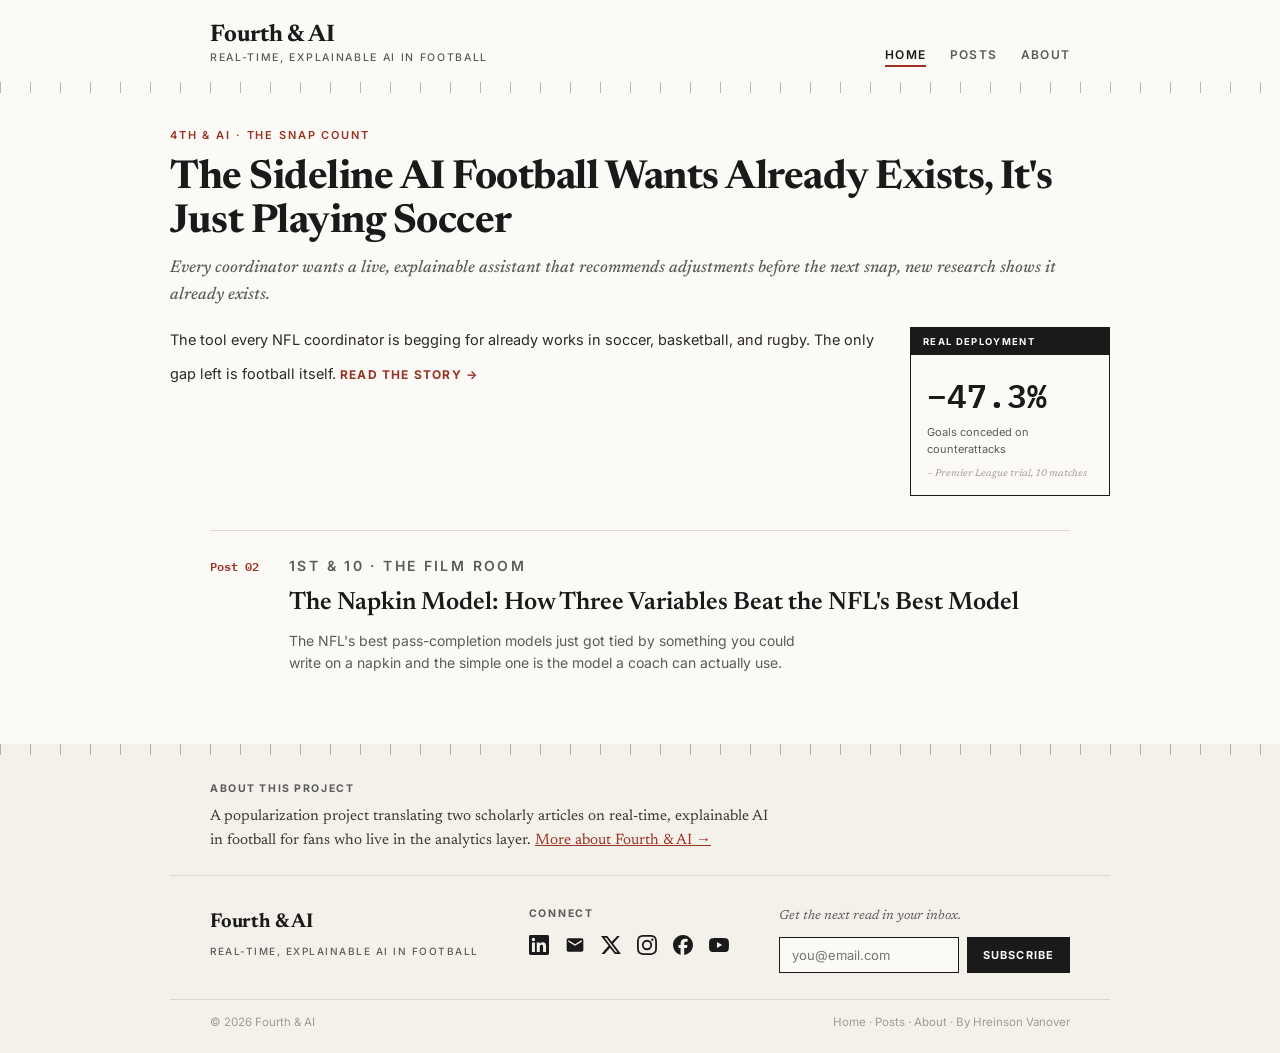
<file: index.html>
<!DOCTYPE html>
<html lang="en">
<head>
  <meta charset="UTF-8">
  <meta name="viewport" content="width=device-width, initial-scale=1">
  <title>Fourth &amp; AI — Real-time, explainable AI in football</title>
  <meta name="description" content="A popularization project translating scholarly research on real-time, explainable AI in American football for fans who live in the analytics layer.">

  <link rel="preconnect" href="https://fonts.googleapis.com">
  <link rel="preconnect" href="https://fonts.gstatic.com" crossorigin>
  <link rel="stylesheet" href="https://fonts.googleapis.com/css2?family=Newsreader:ital,opsz,wght@0,6..72,500;0,6..72,600;0,6..72,700;1,6..72,500;1,6..72,600&family=Inter:wght@400;500;600;700&family=IBM+Plex+Mono:wght@500;600&display=swap">
  <link rel="stylesheet" href="assets/css/styles.css">
</head>
<body>
  <a class="skip-link" href="#main">Skip to content</a>

  <header class="site-header">
    <div class="container">
      <nav class="nav" aria-label="Primary">
        <a class="brand" href="index.html">
          Fourth&nbsp;&amp;&nbsp;AI
          <small>Real-time, explainable AI in football</small>
        </a>
        <ul class="nav-links">
          <li><a href="index.html" aria-current="page">Home</a></li>
          <li><a href="posts.html">Posts</a></li>
          <li><a href="about.html">About</a></li>
        </ul>
      </nav>
    </div>
  </header>
  <div class="yard-line" aria-hidden="true"></div>

  <main class="site-main" id="main">

    <!-- ===== Featured lead = Post 1 ===== -->
    <article class="container hero">
      <p class="kicker">4th &amp; AI &middot; The Snap Count</p>
      <h1 class="headline">
        <a href="posts/play-prediction.html">The Sideline AI Football Wants Already Exists, It's Just Playing Soccer</a>
      </h1>
      <p class="dek">
        Every coordinator wants a live, explainable assistant that recommends adjustments before the next snap, new research shows it already exists.
      </p>
      <div class="hero__row">
        <div class="hero__copy">
          The tool every NFL coordinator is begging for already works in soccer, basketball, and rugby. The only gap left is football itself.
          <a class="read-link" href="posts/play-prediction.html">Read the story →</a>
        </div>
        <aside class="stat-card" aria-label="Key statistic">
          <div class="stat-card__tag">Real deployment</div>
          <div class="stat-card__num">−47.3%</div>
          <div class="stat-card__label">Goals conceded on counterattacks</div>
          <div class="stat-card__src">— Premier League trial, 10 matches</div>
        </aside>
      </div>
    </article>

    <!-- ===== Second story = Post 2 ===== -->
    <section class="container" aria-label="More posts">
      <div class="second-story">
        <div class="second-story__no">Post&nbsp;02</div>
        <div>
          <p class="kicker">1st &amp; 10 &middot; The Film Room</p>
          <h2 class="second-story__title">
            <a href="posts/explainable-ai.html">The Napkin Model: How Three Variables Beat the NFL's Best Model</a>
          </h2>
          <p>
            The NFL's best pass-completion models just got tied by something you could write on a napkin and the simple one is the model a coach can actually use.
          </p>
        </div>
      </div>
    </section>

  </main>

  <footer class="site-footer">
    <div class="site-footer__yard" aria-hidden="true"></div>
    <div class="container site-footer__about">
      <p class="site-footer__about-label">About this project</p>
      <p>A popularization project translating two scholarly articles on real-time, explainable AI in football for fans who live in the analytics layer. <a href="about.html">More about Fourth &amp; AI →</a></p>
    </div>
    <div class="container site-footer__grid">
      <div class="site-footer__brand">
        <span class="site-footer__name">Fourth &amp; AI</span>
        <span class="site-footer__tag">Real-time, explainable AI in football</span>
      </div>
      <div class="connect">
        <p class="connect__label">Connect</p>
        <div class="connect__icons">
          <a class="connect__icon" href="https://www.linkedin.com/in/hreinsonvanover/" target="_blank" rel="noopener" aria-label="LinkedIn"><svg viewBox="0 0 24 24"><path d="M20.447 20.452h-3.554v-5.569c0-1.328-.027-3.037-1.852-3.037-1.853 0-2.136 1.445-2.136 2.939v5.667H9.351V9h3.414v1.561h.046c.477-.9 1.637-1.85 3.37-1.85 3.601 0 4.267 2.37 4.267 5.455v6.286zM5.337 7.433a2.062 2.062 0 0 1-2.063-2.065 2.064 2.064 0 1 1 2.063 2.065zm1.782 13.019H3.555V9h3.564v11.452zM22.225 0H1.771C.792 0 0 .774 0 1.729v20.542C0 23.227.792 24 1.771 24h20.451C23.2 24 24 23.227 24 22.271V1.729C24 .774 23.2 0 22.222 0h.003z"/></svg></a>
          <a class="connect__icon" href="mailto:hvanover@sandiego.edu" aria-label="Email"><svg viewBox="0 0 24 24"><path d="M20 4H4c-1.1 0-2 .9-2 2v12c0 1.1.9 2 2 2h16c1.1 0 2-.9 2-2V6c0-1.1-.9-2-2-2zm0 4-8 5-8-5V6l8 5 8-5v2z"/></svg></a>
          <span class="connect__icon connect__icon--dead" aria-hidden="true"><svg viewBox="0 0 24 24"><path d="M18.901 1.153h3.68l-8.04 9.19L24 22.846h-7.406l-5.8-7.584-6.638 7.584H.474l8.6-9.83L0 1.154h7.594l5.243 6.932 6.591-6.933zm-1.291 19.494h2.039L6.486 3.24H4.298z"/></svg></span>
          <span class="connect__icon connect__icon--dead" aria-hidden="true"><svg viewBox="0 0 24 24"><path d="M12 2.163c3.204 0 3.584.012 4.85.07 3.252.148 4.771 1.691 4.919 4.919.058 1.265.069 1.645.069 4.849 0 3.205-.012 3.584-.069 4.849-.149 3.225-1.664 4.771-4.919 4.919-1.266.058-1.644.07-4.85.07-3.204 0-3.584-.012-4.849-.07-3.26-.149-4.771-1.699-4.919-4.92-.058-1.265-.07-1.644-.07-4.849 0-3.204.013-3.583.07-4.849.149-3.227 1.664-4.771 4.919-4.919 1.266-.057 1.645-.069 4.849-.069zM12 0C8.741 0 8.333.014 7.053.072 2.695.272.273 2.69.073 7.052.014 8.333 0 8.741 0 12c0 3.259.014 3.668.072 4.948.2 4.358 2.618 6.78 6.98 6.98C8.333 23.986 8.741 24 12 24c3.259 0 3.668-.014 4.948-.072 4.354-.2 6.782-2.618 6.979-6.98.059-1.28.073-1.689.073-4.948 0-3.259-.014-3.667-.072-4.947-.196-4.354-2.617-6.78-6.979-6.98C15.668.014 15.259 0 12 0zm0 5.838a6.162 6.162 0 1 0 0 12.324 6.162 6.162 0 0 0 0-12.324zM12 16a4 4 0 1 1 0-8 4 4 0 0 1 0 8zm6.406-11.845a1.44 1.44 0 1 0 0 2.881 1.44 1.44 0 0 0 0-2.881z"/></svg></span>
          <span class="connect__icon connect__icon--dead" aria-hidden="true"><svg viewBox="0 0 24 24"><path d="M9.101 23.691v-7.98H6.627v-3.667h2.474v-1.58c0-4.085 1.848-5.978 5.858-5.978.401 0 .955.042 1.468.103a8.68 8.68 0 0 1 1.141.195v3.325a8.623 8.623 0 0 0-.653-.036 26.805 26.805 0 0 0-.733-.009c-.707 0-1.259.096-1.675.309a1.686 1.686 0 0 0-.679.622c-.258.42-.374.995-.374 1.752v1.297h3.919l-.386 2.103-.287 1.564h-3.246v8.245C19.396 23.238 24 18.179 24 12.044c0-6.628-5.373-12.001-12-12.001S0 5.416 0 12.044c0 5.628 3.874 10.35 9.101 11.647z"/></svg></span>
          <span class="connect__icon connect__icon--dead" aria-hidden="true"><svg viewBox="0 0 24 24"><path d="M23.498 6.186a3.016 3.016 0 0 0-2.122-2.136C19.505 3.545 12 3.545 12 3.545s-7.505 0-9.377.505A3.017 3.017 0 0 0 .502 6.186C0 8.07 0 12 0 12s0 3.93.502 5.814a3.016 3.016 0 0 0 2.122 2.136c1.871.505 9.376.505 9.376.505s7.505 0 9.377-.505a3.015 3.015 0 0 0 2.122-2.136C24 15.93 24 12 24 12s0-3.93-.502-5.814zM9.545 15.568V8.432L15.818 12l-6.273 3.568z"/></svg></span>
        </div>
      </div>
      <div class="subscribe">
        <label class="subscribe__label" for="sub-footer">Get the next read in your inbox.</label>
        <form class="subscribe__form" onsubmit="return false">
          <input class="subscribe__input" id="sub-footer" type="email" placeholder="you@email.com" aria-label="Email address">
          <button class="subscribe__btn" type="button">Subscribe</button>
        </form>
      </div>
    </div>
    <div class="container site-footer__base">
      <span>© 2026 Fourth &amp; AI</span>
      <span class="site-footer__nav">
        <a href="index.html">Home</a> · <a href="posts.html">Posts</a> · <a href="about.html">About</a> · By Hreinson Vanover
      </span>
    </div>
  </footer>
</body>
</html>
</file>
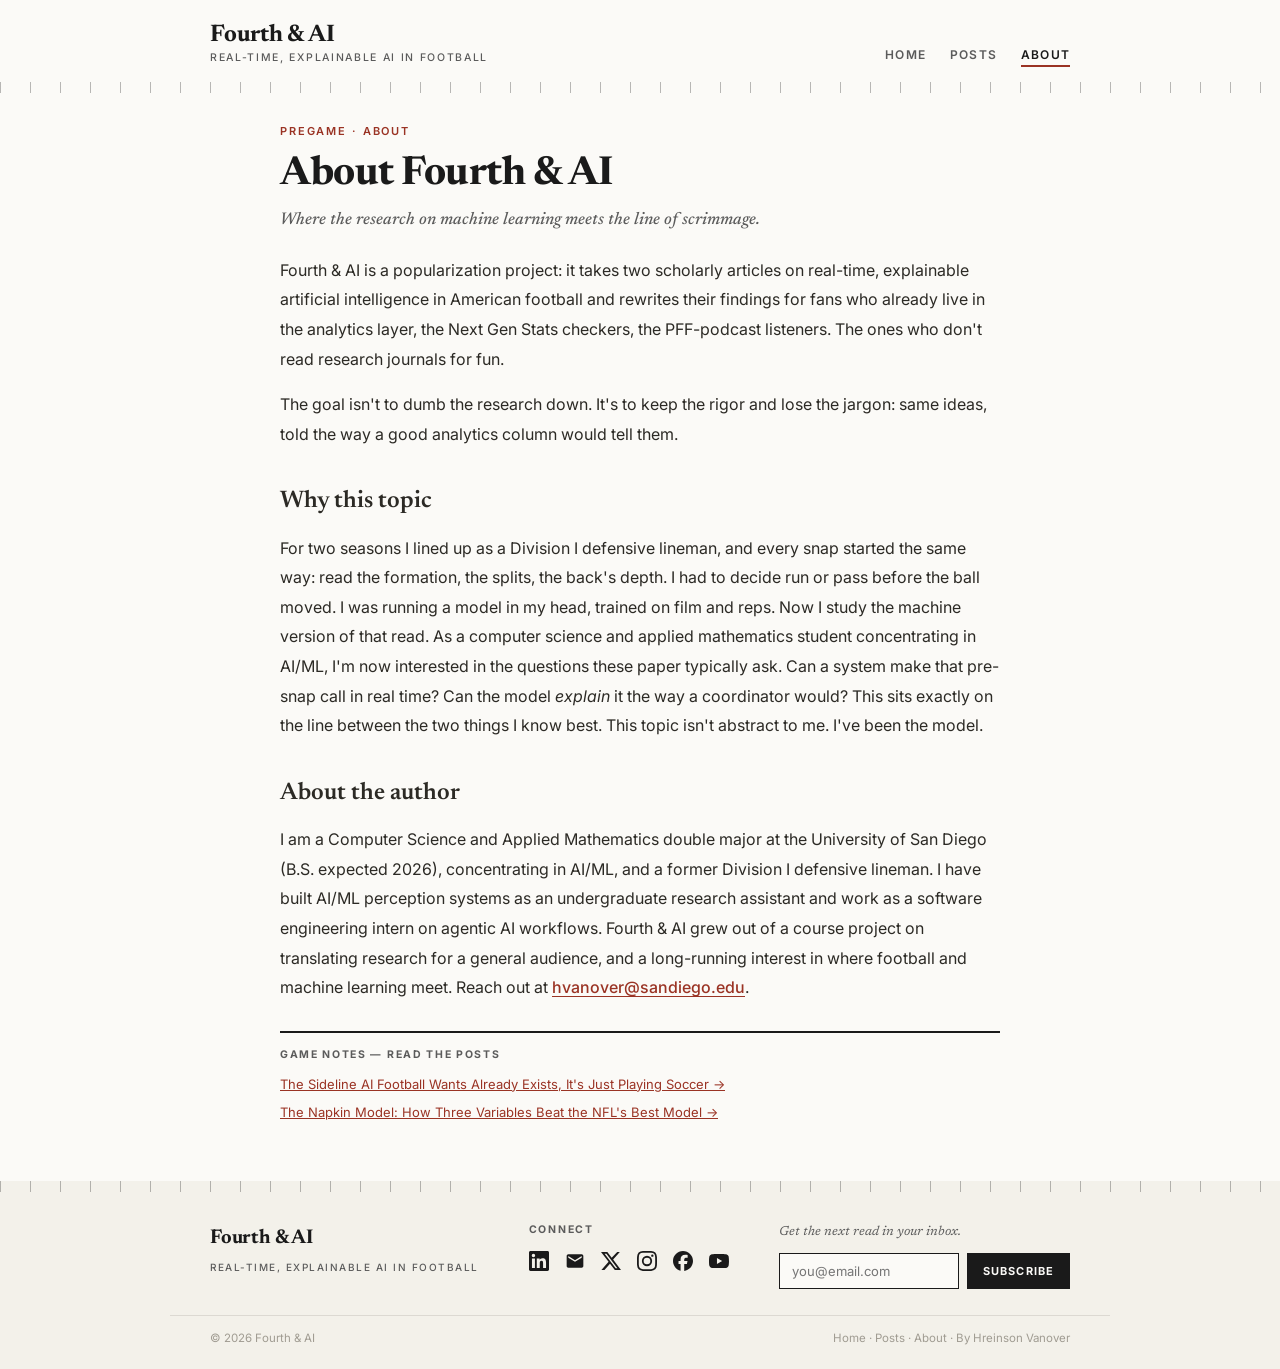
<file: about.html>
<!DOCTYPE html>
<html lang="en">
<head>
  <meta charset="UTF-8">
  <meta name="viewport" content="width=device-width, initial-scale=1">
  <title>About — Fourth &amp; AI</title>
  <meta name="description" content="About Fourth & AI: a popularization project on real-time, explainable AI in American football.">

  <link rel="preconnect" href="https://fonts.googleapis.com">
  <link rel="preconnect" href="https://fonts.gstatic.com" crossorigin>
  <link rel="stylesheet" href="https://fonts.googleapis.com/css2?family=Newsreader:ital,opsz,wght@0,6..72,500;0,6..72,600;0,6..72,700;1,6..72,500;1,6..72,600&family=Inter:wght@400;500;600;700&family=IBM+Plex+Mono:wght@500;600&display=swap">
  <link rel="stylesheet" href="assets/css/styles.css">
</head>
<body>
  <a class="skip-link" href="#main">Skip to content</a>

  <header class="site-header">
    <div class="container">
      <nav class="nav" aria-label="Primary">
        <a class="brand" href="index.html">
          Fourth&nbsp;&amp;&nbsp;AI
          <small>Real-time, explainable AI in football</small>
        </a>
        <ul class="nav-links">
          <li><a href="index.html">Home</a></li>
          <li><a href="posts.html">Posts</a></li>
          <li><a href="about.html" aria-current="page">About</a></li>
        </ul>
      </nav>
    </div>
  </header>
  <div class="yard-line" aria-hidden="true"></div>

  <main class="site-main" id="main">
    <article class="container container--read article">
      <p class="kicker">Pregame · About</p>
      <h1 class="headline">About Fourth &amp; AI</h1>
      <p class="dek">Where the research on machine learning meets the line of scrimmage.</p>

      <div class="prose">
        <!-- INSERT: project description — what this blog is and why it exists -->
        <p>Fourth &amp; AI is a popularization project: it takes two scholarly articles
        on real-time, explainable artificial intelligence in American football and
        rewrites their findings for fans who already live in the analytics layer,
        the Next Gen Stats checkers, the PFF-podcast listeners. The ones who don't read
        research journals for fun.</p>

        <p>The goal isn't to dumb the research down. It's to keep the rigor and lose
        the jargon: same ideas, told the way a good analytics column would tell them.</p>

        <h2>Why this topic</h2>
        <p>For two seasons I lined up as a Division I defensive lineman, and every
        snap started the same way: read the formation, the splits, the back's depth.
        I had to decide run or pass before the ball moved. I was running a model in my
        head, trained on film and reps. Now I study the machine version of that
        read. As a computer science and applied mathematics student concentrating
        in AI/ML, I'm now interested in the questions these paper typically ask. Can a system make that pre-snap
        call in real time? Can the model <em>explain</em> it the way a coordinator would?
        This sits exactly on the line between the two things I know best. This topic
        isn't abstract to me. I've been the model.</p>

        <h2>About the author</h2>
        <p>I am a Computer Science and Applied Mathematics double
        major at the University of San Diego (B.S. expected 2026), concentrating in
        AI/ML, and a former Division I defensive lineman. I have built AI/ML
        perception systems as an undergraduate research assistant and work as a
        software engineering intern on agentic AI workflows. Fourth &amp; AI grew
        out of a course project on translating research for a general audience, 
        and a long-running interest in where football and machine learning meet.
        Reach out at <a href="mailto:hvanover@sandiego.edu">hvanover@sandiego.edu</a>.</p>
      </div>

      <section class="sources" aria-label="Read the posts">
        <p class="sources__label">Game Notes — Read the posts</p>
        <p class="sources__item">
          <a href="posts/play-prediction.html">The Sideline AI Football Wants Already Exists, It's Just Playing Soccer →</a>
        </p>
        <p class="sources__item">
          <a href="posts/explainable-ai.html">The Napkin Model: How Three Variables Beat the NFL's Best Model →</a>
        </p>
      </section>
    </article>
  </main>

  <footer class="site-footer">
    <div class="site-footer__yard" aria-hidden="true"></div>
    <div class="container site-footer__grid">
      <div class="site-footer__brand">
        <span class="site-footer__name">Fourth &amp; AI</span>
        <span class="site-footer__tag">Real-time, explainable AI in football</span>
      </div>
      <div class="connect">
        <p class="connect__label">Connect</p>
        <div class="connect__icons">
          <a class="connect__icon" href="https://www.linkedin.com/in/hreinsonvanover/" target="_blank" rel="noopener" aria-label="LinkedIn"><svg viewBox="0 0 24 24"><path d="M20.447 20.452h-3.554v-5.569c0-1.328-.027-3.037-1.852-3.037-1.853 0-2.136 1.445-2.136 2.939v5.667H9.351V9h3.414v1.561h.046c.477-.9 1.637-1.85 3.37-1.85 3.601 0 4.267 2.37 4.267 5.455v6.286zM5.337 7.433a2.062 2.062 0 0 1-2.063-2.065 2.064 2.064 0 1 1 2.063 2.065zm1.782 13.019H3.555V9h3.564v11.452zM22.225 0H1.771C.792 0 0 .774 0 1.729v20.542C0 23.227.792 24 1.771 24h20.451C23.2 24 24 23.227 24 22.271V1.729C24 .774 23.2 0 22.222 0h.003z"/></svg></a>
          <a class="connect__icon" href="mailto:hvanover@sandiego.edu" aria-label="Email"><svg viewBox="0 0 24 24"><path d="M20 4H4c-1.1 0-2 .9-2 2v12c0 1.1.9 2 2 2h16c1.1 0 2-.9 2-2V6c0-1.1-.9-2-2-2zm0 4-8 5-8-5V6l8 5 8-5v2z"/></svg></a>
          <span class="connect__icon connect__icon--dead" aria-hidden="true"><svg viewBox="0 0 24 24"><path d="M18.901 1.153h3.68l-8.04 9.19L24 22.846h-7.406l-5.8-7.584-6.638 7.584H.474l8.6-9.83L0 1.154h7.594l5.243 6.932 6.591-6.933zm-1.291 19.494h2.039L6.486 3.24H4.298z"/></svg></span>
          <span class="connect__icon connect__icon--dead" aria-hidden="true"><svg viewBox="0 0 24 24"><path d="M12 2.163c3.204 0 3.584.012 4.85.07 3.252.148 4.771 1.691 4.919 4.919.058 1.265.069 1.645.069 4.849 0 3.205-.012 3.584-.069 4.849-.149 3.225-1.664 4.771-4.919 4.919-1.266.058-1.644.07-4.85.07-3.204 0-3.584-.012-4.849-.07-3.26-.149-4.771-1.699-4.919-4.92-.058-1.265-.07-1.644-.07-4.849 0-3.204.013-3.583.07-4.849.149-3.227 1.664-4.771 4.919-4.919 1.266-.057 1.645-.069 4.849-.069zM12 0C8.741 0 8.333.014 7.053.072 2.695.272.273 2.69.073 7.052.014 8.333 0 8.741 0 12c0 3.259.014 3.668.072 4.948.2 4.358 2.618 6.78 6.98 6.98C8.333 23.986 8.741 24 12 24c3.259 0 3.668-.014 4.948-.072 4.354-.2 6.782-2.618 6.979-6.98.059-1.28.073-1.689.073-4.948 0-3.259-.014-3.667-.072-4.947-.196-4.354-2.617-6.78-6.979-6.98C15.668.014 15.259 0 12 0zm0 5.838a6.162 6.162 0 1 0 0 12.324 6.162 6.162 0 0 0 0-12.324zM12 16a4 4 0 1 1 0-8 4 4 0 0 1 0 8zm6.406-11.845a1.44 1.44 0 1 0 0 2.881 1.44 1.44 0 0 0 0-2.881z"/></svg></span>
          <span class="connect__icon connect__icon--dead" aria-hidden="true"><svg viewBox="0 0 24 24"><path d="M9.101 23.691v-7.98H6.627v-3.667h2.474v-1.58c0-4.085 1.848-5.978 5.858-5.978.401 0 .955.042 1.468.103a8.68 8.68 0 0 1 1.141.195v3.325a8.623 8.623 0 0 0-.653-.036 26.805 26.805 0 0 0-.733-.009c-.707 0-1.259.096-1.675.309a1.686 1.686 0 0 0-.679.622c-.258.42-.374.995-.374 1.752v1.297h3.919l-.386 2.103-.287 1.564h-3.246v8.245C19.396 23.238 24 18.179 24 12.044c0-6.628-5.373-12.001-12-12.001S0 5.416 0 12.044c0 5.628 3.874 10.35 9.101 11.647z"/></svg></span>
          <span class="connect__icon connect__icon--dead" aria-hidden="true"><svg viewBox="0 0 24 24"><path d="M23.498 6.186a3.016 3.016 0 0 0-2.122-2.136C19.505 3.545 12 3.545 12 3.545s-7.505 0-9.377.505A3.017 3.017 0 0 0 .502 6.186C0 8.07 0 12 0 12s0 3.93.502 5.814a3.016 3.016 0 0 0 2.122 2.136c1.871.505 9.376.505 9.376.505s7.505 0 9.377-.505a3.015 3.015 0 0 0 2.122-2.136C24 15.93 24 12 24 12s0-3.93-.502-5.814zM9.545 15.568V8.432L15.818 12l-6.273 3.568z"/></svg></span>
        </div>
      </div>
      <div class="subscribe">
        <label class="subscribe__label" for="sub-footer">Get the next read in your inbox.</label>
        <form class="subscribe__form" onsubmit="return false">
          <input class="subscribe__input" id="sub-footer" type="email" placeholder="you@email.com" aria-label="Email address">
          <button class="subscribe__btn" type="button">Subscribe</button>
        </form>
      </div>
    </div>
    <div class="container site-footer__base">
      <span>© 2026 Fourth &amp; AI</span>
      <span class="site-footer__nav">
        <a href="index.html">Home</a> · <a href="posts.html">Posts</a> · <a href="about.html">About</a> · By Hreinson Vanover
      </span>
    </div>
  </footer>
</body>
</html>
</file>
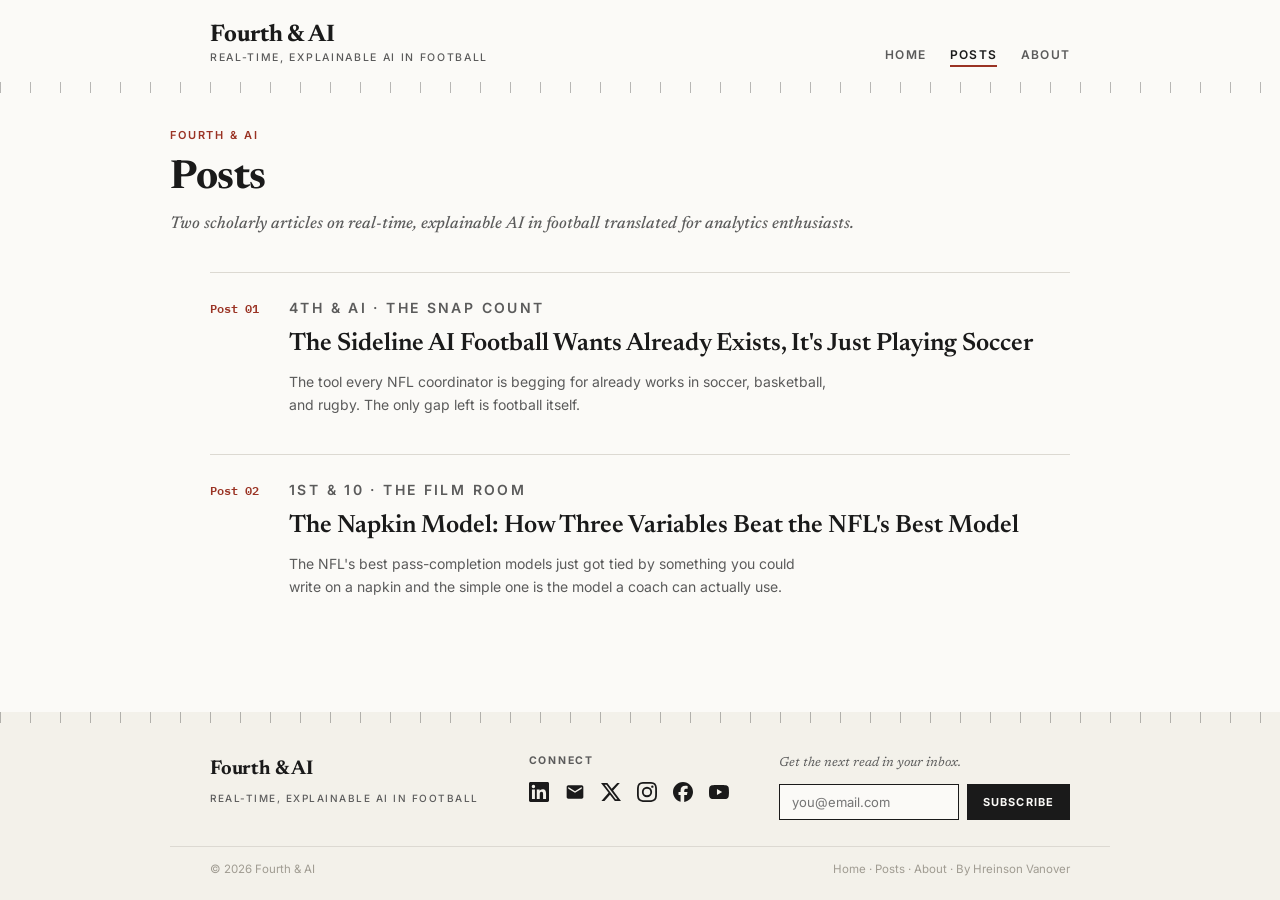
<file: posts.html>
<!DOCTYPE html>
<html lang="en">
<head>
  <meta charset="UTF-8">
  <meta name="viewport" content="width=device-width, initial-scale=1">
  <title>Posts — Fourth &amp; AI</title>
  <meta name="description" content="Every Fourth & AI post: plain-language takes on real-time, explainable AI in football, drawn from the scholarly research.">

  <link rel="preconnect" href="https://fonts.googleapis.com">
  <link rel="preconnect" href="https://fonts.gstatic.com" crossorigin>
  <link rel="stylesheet" href="https://fonts.googleapis.com/css2?family=Newsreader:ital,opsz,wght@0,6..72,500;0,6..72,600;0,6..72,700;1,6..72,500;1,6..72,600&family=Inter:wght@400;500;600;700&family=IBM+Plex+Mono:wght@500;600&display=swap">
  <link rel="stylesheet" href="assets/css/styles.css">
</head>
<body>
  <a class="skip-link" href="#main">Skip to content</a>

  <header class="site-header">
    <div class="container">
      <nav class="nav" aria-label="Primary">
        <a class="brand" href="index.html">
          Fourth&nbsp;&amp;&nbsp;AI
          <small>Real-time, explainable AI in football</small>
        </a>
        <ul class="nav-links">
          <li><a href="index.html">Home</a></li>
          <li><a href="posts.html" aria-current="page">Posts</a></li>
          <li><a href="about.html">About</a></li>
        </ul>
      </nav>
    </div>
  </header>
  <div class="yard-line" aria-hidden="true"></div>

  <main class="site-main" id="main">
    <section class="container hero" aria-label="Posts">
      <p class="kicker">Fourth &amp; AI</p>
      <h1 class="headline">Posts</h1>
      <p class="dek">Two scholarly articles on real-time, explainable AI in football translated for analytics enthusiasts.</p>
    </section>

    <section class="container" aria-label="All posts">
      <div class="second-story">
        <div class="second-story__no">Post&nbsp;01</div>
        <div>
          <p class="kicker">4th &amp; AI &middot; The Snap Count</p>
          <h2 class="second-story__title">
            <a href="posts/play-prediction.html">The Sideline AI Football Wants Already Exists, It's Just Playing Soccer</a>
          </h2>
          <p>
            The tool every NFL coordinator is begging for already works in soccer, basketball, and rugby. The only gap left is football itself.
          </p>
        </div>
      </div>
      <div class="second-story">
        <div class="second-story__no">Post&nbsp;02</div>
        <div>
          <p class="kicker">1st &amp; 10 &middot; The Film Room</p>
          <h2 class="second-story__title">
            <a href="posts/explainable-ai.html">The Napkin Model: How Three Variables Beat the NFL's Best Model</a>
          </h2>
          <p>
            The NFL's best pass-completion models just got tied by something you could write on a napkin and the simple one is the model a coach can actually use.
          </p>
        </div>
      </div>
    </section>
  </main>

  <footer class="site-footer">
    <div class="site-footer__yard" aria-hidden="true"></div>
    <div class="container site-footer__grid">
      <div class="site-footer__brand">
        <span class="site-footer__name">Fourth &amp; AI</span>
        <span class="site-footer__tag">Real-time, explainable AI in football</span>
      </div>
      <div class="connect">
        <p class="connect__label">Connect</p>
        <div class="connect__icons">
          <a class="connect__icon" href="https://www.linkedin.com/in/hreinsonvanover/" target="_blank" rel="noopener" aria-label="LinkedIn"><svg viewBox="0 0 24 24"><path d="M20.447 20.452h-3.554v-5.569c0-1.328-.027-3.037-1.852-3.037-1.853 0-2.136 1.445-2.136 2.939v5.667H9.351V9h3.414v1.561h.046c.477-.9 1.637-1.85 3.37-1.85 3.601 0 4.267 2.37 4.267 5.455v6.286zM5.337 7.433a2.062 2.062 0 0 1-2.063-2.065 2.064 2.064 0 1 1 2.063 2.065zm1.782 13.019H3.555V9h3.564v11.452zM22.225 0H1.771C.792 0 0 .774 0 1.729v20.542C0 23.227.792 24 1.771 24h20.451C23.2 24 24 23.227 24 22.271V1.729C24 .774 23.2 0 22.222 0h.003z"/></svg></a>
          <a class="connect__icon" href="mailto:hvanover@sandiego.edu" aria-label="Email"><svg viewBox="0 0 24 24"><path d="M20 4H4c-1.1 0-2 .9-2 2v12c0 1.1.9 2 2 2h16c1.1 0 2-.9 2-2V6c0-1.1-.9-2-2-2zm0 4-8 5-8-5V6l8 5 8-5v2z"/></svg></a>
          <span class="connect__icon connect__icon--dead" aria-hidden="true"><svg viewBox="0 0 24 24"><path d="M18.901 1.153h3.68l-8.04 9.19L24 22.846h-7.406l-5.8-7.584-6.638 7.584H.474l8.6-9.83L0 1.154h7.594l5.243 6.932 6.591-6.933zm-1.291 19.494h2.039L6.486 3.24H4.298z"/></svg></span>
          <span class="connect__icon connect__icon--dead" aria-hidden="true"><svg viewBox="0 0 24 24"><path d="M12 2.163c3.204 0 3.584.012 4.85.07 3.252.148 4.771 1.691 4.919 4.919.058 1.265.069 1.645.069 4.849 0 3.205-.012 3.584-.069 4.849-.149 3.225-1.664 4.771-4.919 4.919-1.266.058-1.644.07-4.85.07-3.204 0-3.584-.012-4.849-.07-3.26-.149-4.771-1.699-4.919-4.92-.058-1.265-.07-1.644-.07-4.849 0-3.204.013-3.583.07-4.849.149-3.227 1.664-4.771 4.919-4.919 1.266-.057 1.645-.069 4.849-.069zM12 0C8.741 0 8.333.014 7.053.072 2.695.272.273 2.69.073 7.052.014 8.333 0 8.741 0 12c0 3.259.014 3.668.072 4.948.2 4.358 2.618 6.78 6.98 6.98C8.333 23.986 8.741 24 12 24c3.259 0 3.668-.014 4.948-.072 4.354-.2 6.782-2.618 6.979-6.98.059-1.28.073-1.689.073-4.948 0-3.259-.014-3.667-.072-4.947-.196-4.354-2.617-6.78-6.979-6.98C15.668.014 15.259 0 12 0zm0 5.838a6.162 6.162 0 1 0 0 12.324 6.162 6.162 0 0 0 0-12.324zM12 16a4 4 0 1 1 0-8 4 4 0 0 1 0 8zm6.406-11.845a1.44 1.44 0 1 0 0 2.881 1.44 1.44 0 0 0 0-2.881z"/></svg></span>
          <span class="connect__icon connect__icon--dead" aria-hidden="true"><svg viewBox="0 0 24 24"><path d="M9.101 23.691v-7.98H6.627v-3.667h2.474v-1.58c0-4.085 1.848-5.978 5.858-5.978.401 0 .955.042 1.468.103a8.68 8.68 0 0 1 1.141.195v3.325a8.623 8.623 0 0 0-.653-.036 26.805 26.805 0 0 0-.733-.009c-.707 0-1.259.096-1.675.309a1.686 1.686 0 0 0-.679.622c-.258.42-.374.995-.374 1.752v1.297h3.919l-.386 2.103-.287 1.564h-3.246v8.245C19.396 23.238 24 18.179 24 12.044c0-6.628-5.373-12.001-12-12.001S0 5.416 0 12.044c0 5.628 3.874 10.35 9.101 11.647z"/></svg></span>
          <span class="connect__icon connect__icon--dead" aria-hidden="true"><svg viewBox="0 0 24 24"><path d="M23.498 6.186a3.016 3.016 0 0 0-2.122-2.136C19.505 3.545 12 3.545 12 3.545s-7.505 0-9.377.505A3.017 3.017 0 0 0 .502 6.186C0 8.07 0 12 0 12s0 3.93.502 5.814a3.016 3.016 0 0 0 2.122 2.136c1.871.505 9.376.505 9.376.505s7.505 0 9.377-.505a3.015 3.015 0 0 0 2.122-2.136C24 15.93 24 12 24 12s0-3.93-.502-5.814zM9.545 15.568V8.432L15.818 12l-6.273 3.568z"/></svg></span>
        </div>
      </div>
      <div class="subscribe">
        <label class="subscribe__label" for="sub-footer">Get the next read in your inbox.</label>
        <form class="subscribe__form" onsubmit="return false">
          <input class="subscribe__input" id="sub-footer" type="email" placeholder="you@email.com" aria-label="Email address">
          <button class="subscribe__btn" type="button">Subscribe</button>
        </form>
      </div>
    </div>
    <div class="container site-footer__base">
      <span>© 2026 Fourth &amp; AI</span>
      <span class="site-footer__nav">
        <a href="index.html">Home</a> · <a href="posts.html">Posts</a> · <a href="about.html">About</a> · By Hreinson Vanover
      </span>
    </div>
  </footer>
</body>
</html>
</file>
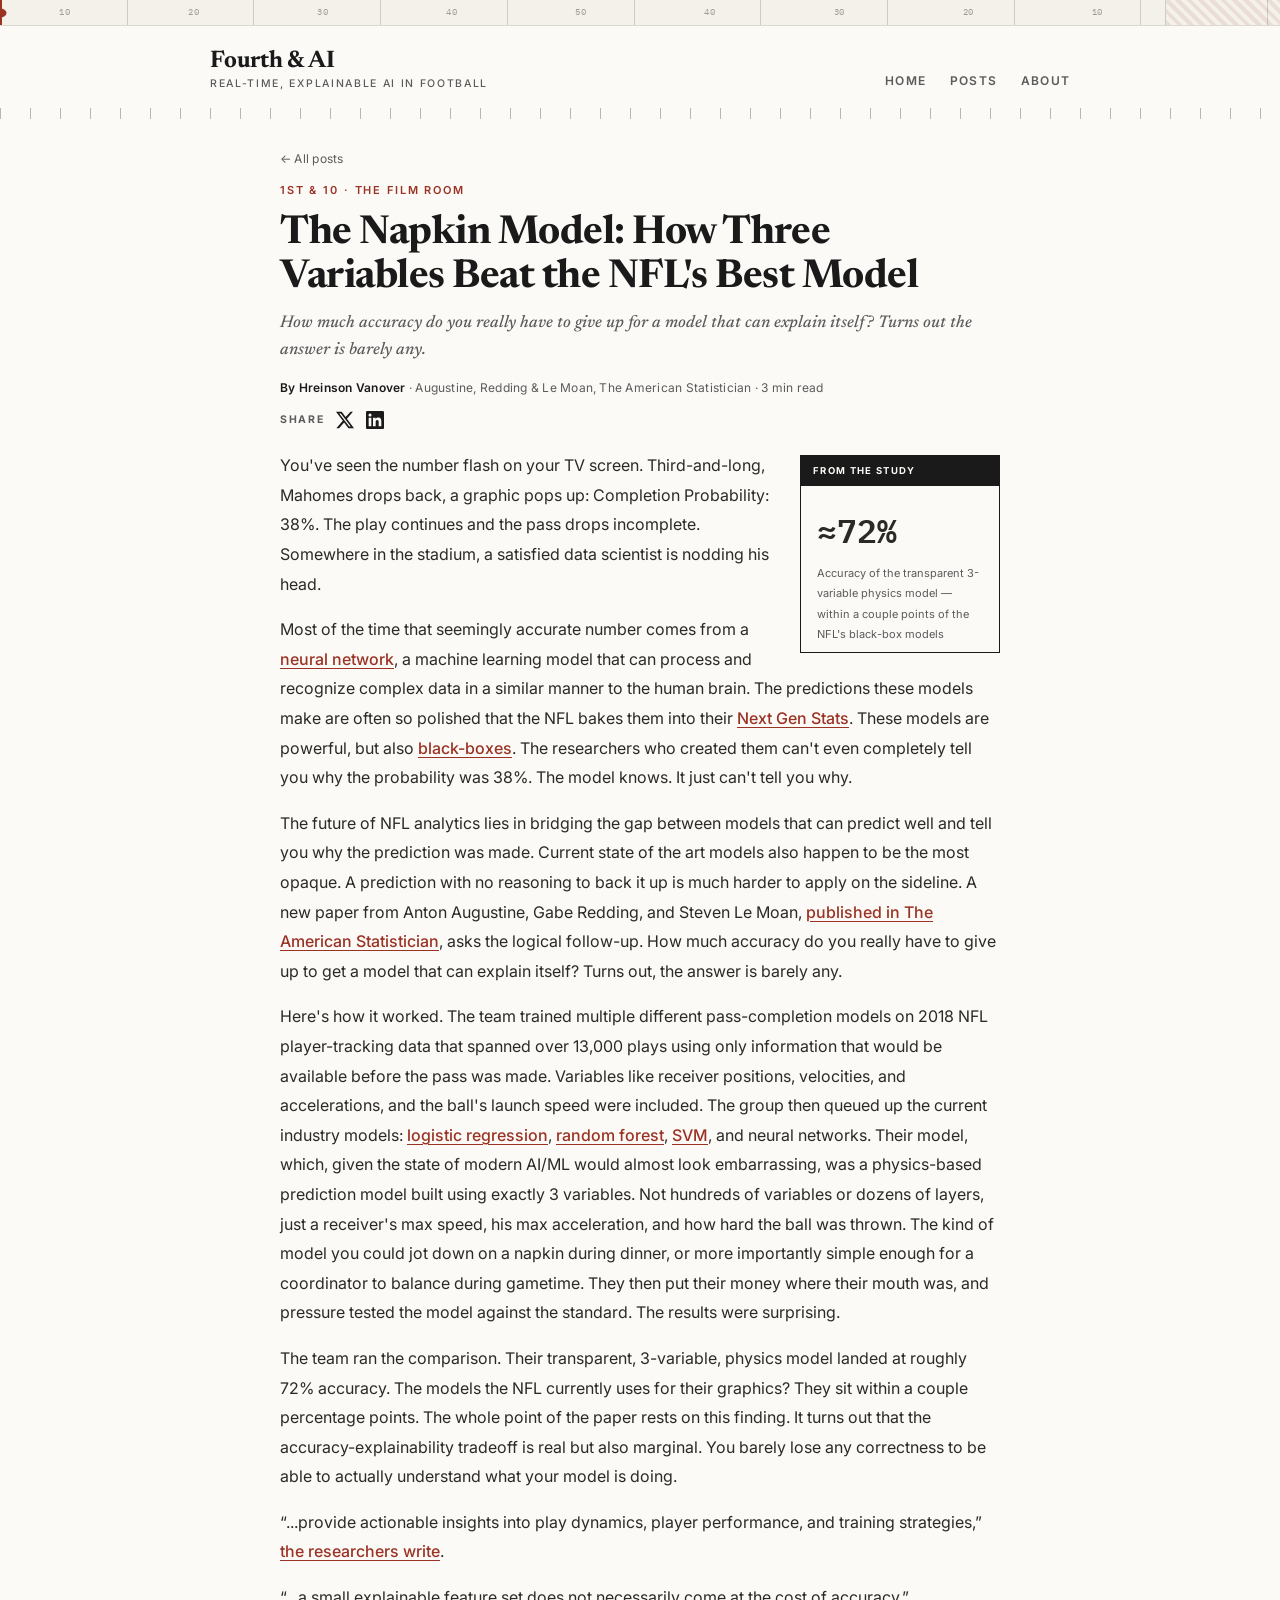
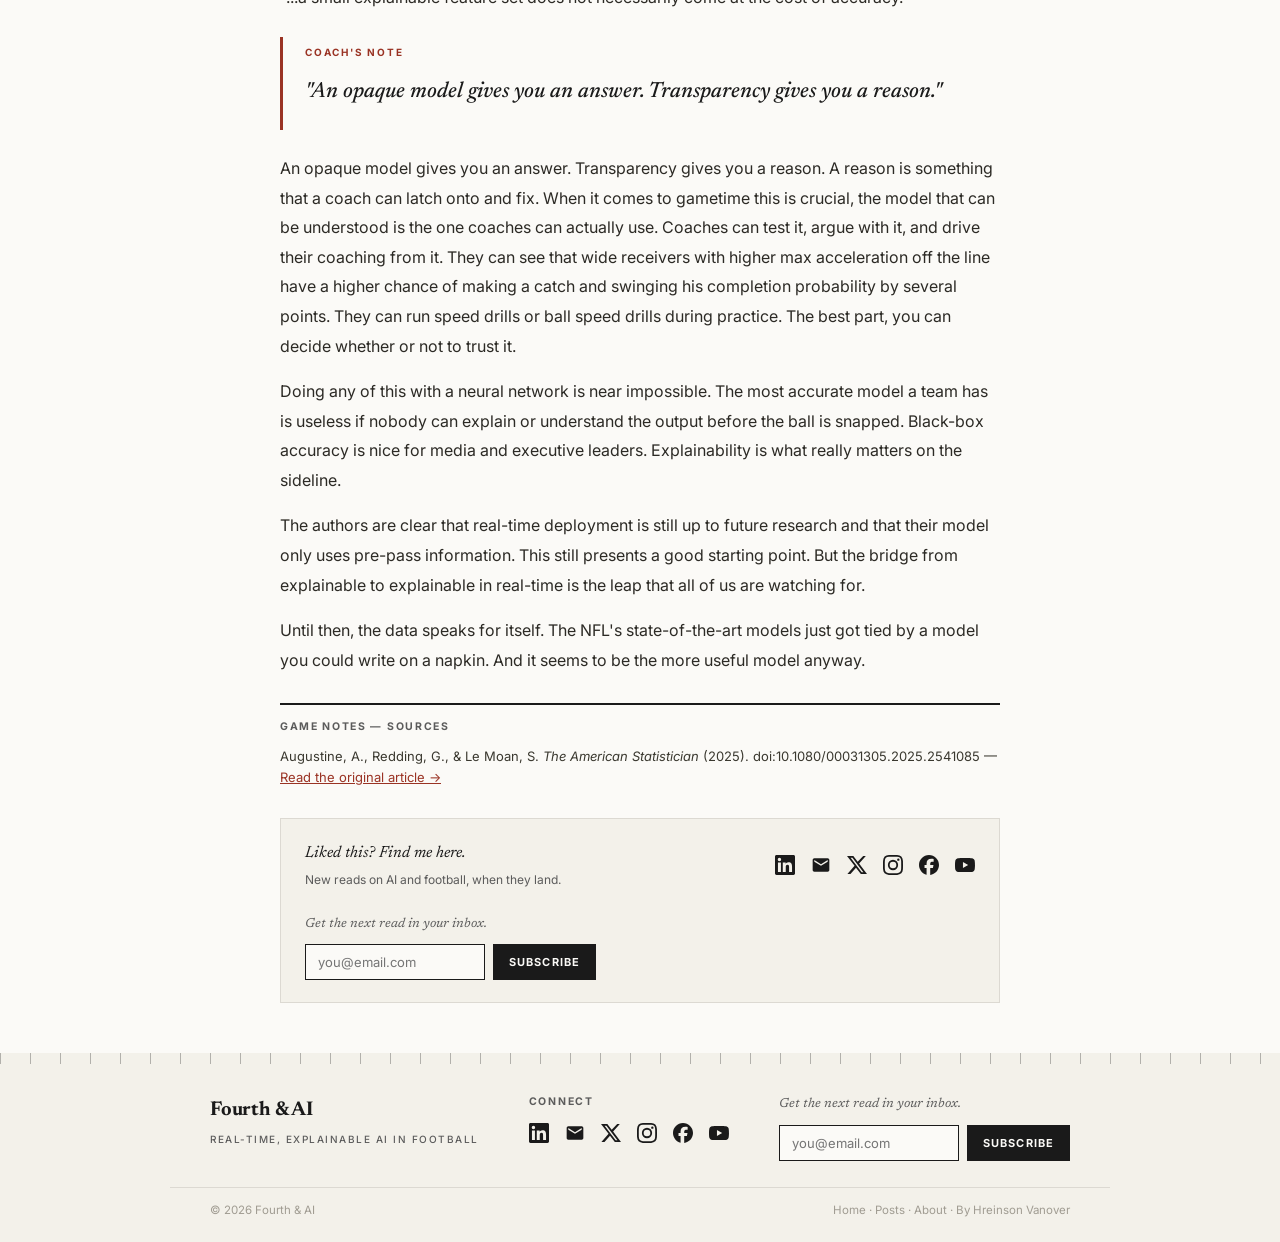
<file: posts/explainable-ai.html>
<!DOCTYPE html>
<html lang="en">
<head>
  <meta charset="UTF-8">
  <meta name="viewport" content="width=device-width, initial-scale=1">
  <title>The Napkin Model: How Three Variables Beat the NFL's Best Model — Fourth &amp; AI</title>
  <meta name="description" content="How a transparent three-variable physics model matched the NFL's black-box pass-completion models — and why explainability is what matters on the sideline.">

  <link rel="preconnect" href="https://fonts.googleapis.com">
  <link rel="preconnect" href="https://fonts.gstatic.com" crossorigin>
  <link rel="stylesheet" href="https://fonts.googleapis.com/css2?family=Newsreader:ital,opsz,wght@0,6..72,500;0,6..72,600;0,6..72,700;1,6..72,500;1,6..72,600&family=Inter:wght@400;500;600;700&family=IBM+Plex+Mono:wght@500;600&display=swap">
  <link rel="stylesheet" href="../assets/css/styles.css">
</head>
<body>
  <a class="skip-link" href="#main">Skip to content</a>

  <!-- Field scroll-progress bar (decorative) -->
  <div class="field-progress" data-progress aria-hidden="true">
    <div class="field-progress__fill"></div>
    <div class="field-progress__ball"></div>
    <div class="field-progress__endzone"></div>
    <div class="field-progress__nums">
      <span>10</span><span>20</span><span>30</span><span>40</span><span>50</span><span>40</span><span>30</span><span>20</span><span>10</span><span></span>
    </div>
  </div>

  <header class="site-header">
    <div class="container">
      <nav class="nav" aria-label="Primary">
        <a class="brand" href="../index.html">
          Fourth&nbsp;&amp;&nbsp;AI
          <small>Real-time, explainable AI in football</small>
        </a>
        <ul class="nav-links">
          <li><a href="../index.html">Home</a></li>
          <li><a href="../posts.html">Posts</a></li>
          <li><a href="../about.html">About</a></li>
        </ul>
      </nav>
    </div>
  </header>
  <div class="yard-line" aria-hidden="true"></div>

  <main class="site-main" id="main">
    <article class="container container--read article">
      <p class="back-link"><a href="../posts.html">← All posts</a></p>
      <p class="kicker">1st &amp; 10 · The Film Room</p>
      <h1 class="headline">The Napkin Model: How Three Variables Beat the NFL's Best Model</h1>
      <p class="dek">How much accuracy do you really have to give up for a model that can explain itself? Turns out the answer is barely any.</p>
      <p class="byline">
        <b>By Hreinson Vanover</b> ·
        Augustine, Redding &amp; Le Moan, The American Statistician · 3 min read
      </p>

      <div class="share">
        <span class="share__label">Share</span>
        <div class="share__icons">
          <a data-share="x" href="#" target="_blank" rel="noopener" aria-label="Share on X"><svg viewBox="0 0 24 24"><path d="M18.901 1.153h3.68l-8.04 9.19L24 22.846h-7.406l-5.8-7.584-6.638 7.584H.474l8.6-9.83L0 1.154h7.594l5.243 6.932 6.591-6.933zm-1.291 19.494h2.039L6.486 3.24H4.298z"/></svg></a>
          <a data-share="linkedin" href="#" target="_blank" rel="noopener" aria-label="Share on LinkedIn"><svg viewBox="0 0 24 24"><path d="M20.447 20.452h-3.554v-5.569c0-1.328-.027-3.037-1.852-3.037-1.853 0-2.136 1.445-2.136 2.939v5.667H9.351V9h3.414v1.561h.046c.477-.9 1.637-1.85 3.37-1.85 3.601 0 4.267 2.37 4.267 5.455v6.286zM5.337 7.433a2.062 2.062 0 0 1-2.063-2.065 2.064 2.064 0 1 1 2.063 2.065zm1.782 13.019H3.555V9h3.564v11.452zM22.225 0H1.771C.792 0 0 .774 0 1.729v20.542C0 23.227.792 24 1.771 24h20.451C23.2 24 24 23.227 24 22.271V1.729C24 .774 23.2 0 22.222 0h.003z"/></svg></a>
        </div>
      </div>

      <div class="prose">
        <aside class="stat-card stat-card--float" aria-label="Key statistic">
          <div class="stat-card__tag">From the study</div>
          <div class="stat-card__num">≈72%</div>
          <div class="stat-card__label">Accuracy of the transparent 3-variable physics model — within a couple points of the NFL's black-box models</div>
        </aside>

        <p>You've seen the number flash on your TV screen. Third-and-long, Mahomes drops back, a graphic pops up: Completion Probability: 38%. The play continues and the pass drops incomplete. Somewhere in the stadium, a satisfied data scientist is nodding his head.</p>

        <p>Most of the time that seemingly accurate number comes from a <a href="https://www.ibm.com/think/topics/neural-networks" target="_blank" rel="noopener">neural network</a>, a machine learning model that can process and recognize complex data in a similar manner to the human brain. The predictions these models make are often so polished that the NFL bakes them into their <a href="https://nextgenstats.nfl.com/" target="_blank" rel="noopener">Next Gen Stats</a>. These models are powerful, but also <a href="https://en.wikipedia.org/wiki/Black_box" target="_blank" rel="noopener">black-boxes</a>. The researchers who created them can't even completely tell you why the probability was 38%. The model knows. It just can't tell you why.</p>

        <p>The future of NFL analytics lies in bridging the gap between models that can predict well and tell you why the prediction was made. Current state of the art models also happen to be the most opaque. A prediction with no reasoning to back it up is much harder to apply on the sideline. A new paper from Anton Augustine, Gabe Redding, and Steven Le Moan, <a href="https://www.tandfonline.com/doi/full/10.1080/00031305.2025.2541085" target="_blank" rel="noopener">published in The American Statistician</a>, asks the logical follow-up. How much accuracy do you really have to give up to get a model that can explain itself? Turns out, the answer is barely any.</p>

        <p>Here's how it worked. The team trained multiple different pass-completion models on 2018 NFL player-tracking data that spanned over 13,000 plays using only information that would be available before the pass was made. Variables like receiver positions, velocities, and accelerations, and the ball's launch speed were included. The group then queued up the current industry models: <a href="https://www.ibm.com/think/topics/logistic-regression" target="_blank" rel="noopener">logistic regression</a>, <a href="https://www.ibm.com/think/topics/random-forest" target="_blank" rel="noopener">random forest</a>, <a href="https://www.ibm.com/think/topics/support-vector-machine" target="_blank" rel="noopener">SVM</a>, and neural networks. Their model, which, given the state of modern AI/ML would almost look embarrassing, was a physics-based prediction model built using exactly 3 variables. Not hundreds of variables or dozens of layers, just a receiver's max speed, his max acceleration, and how hard the ball was thrown. The kind of model you could jot down on a napkin during dinner, or more importantly simple enough for a coordinator to balance during gametime. They then put their money where their mouth was, and pressure tested the model against the standard. The results were surprising.</p>

        <p>The team ran the comparison. Their transparent, 3-variable, physics model landed at roughly 72% accuracy. The models the NFL currently uses for their graphics? They sit within a couple percentage points. The whole point of the paper rests on this finding. It turns out that the accuracy-explainability tradeoff is real but also marginal. You barely lose any correctness to be able to actually understand what your model is doing.</p>

        <p>“...provide actionable insights into play dynamics, player performance, and training strategies,” <a href="https://www.tandfonline.com/doi/full/10.1080/00031305.2025.2541085" target="_blank" rel="noopener">the researchers write</a>.</p>

        <p>“...a small explainable feature set does not necessarily come at the cost of accuracy.”</p>

        <div class="coach-note">
          <p class="coach-note__label">Coach's Note</p>
          <p class="coach-note__quote">"An opaque model gives you an answer. Transparency gives you a reason."</p>
        </div>

        <p>An opaque model gives you an answer. Transparency gives you a reason. A reason is something that a coach can latch onto and fix. When it comes to gametime this is crucial, the model that can be understood is the one coaches can actually use. Coaches can test it, argue with it, and drive their coaching from it. They can see that wide receivers with higher max acceleration off the line have a higher chance of making a catch and swinging his completion probability by several points. They can run speed drills or ball speed drills during practice. The best part, you can decide whether or not to trust it.</p>

        <p>Doing any of this with a neural network is near impossible. The most accurate model a team has is useless if nobody can explain or understand the output before the ball is snapped. Black-box accuracy is nice for media and executive leaders. Explainability is what really matters on the sideline.</p>

        <p>The authors are clear that real-time deployment is still up to future research and that their model only uses pre-pass information. This still presents a good starting point. But the bridge from explainable to explainable in real-time is the leap that all of us are watching for.</p>

        <p>Until then, the data speaks for itself. The NFL's state-of-the-art models just got tied by a model you could write on a napkin. And it seems to be the more useful model anyway.</p>
      </div>

      <!-- Game Notes — Sources -->
      <section class="sources" aria-label="Sources">
        <p class="sources__label">Game Notes — Sources</p>
        <p class="sources__item">
          <!-- optional: exact paper title -->
          Augustine, A., Redding, G., &amp; Le Moan, S.
          <cite>The American Statistician</cite> (2025). doi:10.1080/00031305.2025.2541085 —
          <a href="https://www.tandfonline.com/doi/full/10.1080/00031305.2025.2541085" target="_blank" rel="noopener">Read the original article →</a>
        </p>
      </section>

      <aside class="post-signoff" aria-label="Stay connected">
        <div>
          <p class="post-signoff__lead">Liked this? Find me here.</p>
          <p class="post-signoff__sub">New reads on AI and football, when they land.</p>
        </div>
        <div class="connect">
          <div class="connect__icons">
            <a class="connect__icon" href="https://www.linkedin.com/in/hreinsonvanover/" target="_blank" rel="noopener" aria-label="LinkedIn"><svg viewBox="0 0 24 24"><path d="M20.447 20.452h-3.554v-5.569c0-1.328-.027-3.037-1.852-3.037-1.853 0-2.136 1.445-2.136 2.939v5.667H9.351V9h3.414v1.561h.046c.477-.9 1.637-1.85 3.37-1.85 3.601 0 4.267 2.37 4.267 5.455v6.286zM5.337 7.433a2.062 2.062 0 0 1-2.063-2.065 2.064 2.064 0 1 1 2.063 2.065zm1.782 13.019H3.555V9h3.564v11.452zM22.225 0H1.771C.792 0 0 .774 0 1.729v20.542C0 23.227.792 24 1.771 24h20.451C23.2 24 24 23.227 24 22.271V1.729C24 .774 23.2 0 22.222 0h.003z"/></svg></a>
            <a class="connect__icon" href="mailto:hvanover@sandiego.edu" aria-label="Email"><svg viewBox="0 0 24 24"><path d="M20 4H4c-1.1 0-2 .9-2 2v12c0 1.1.9 2 2 2h16c1.1 0 2-.9 2-2V6c0-1.1-.9-2-2-2zm0 4-8 5-8-5V6l8 5 8-5v2z"/></svg></a>
            <span class="connect__icon connect__icon--dead" aria-hidden="true"><svg viewBox="0 0 24 24"><path d="M18.901 1.153h3.68l-8.04 9.19L24 22.846h-7.406l-5.8-7.584-6.638 7.584H.474l8.6-9.83L0 1.154h7.594l5.243 6.932 6.591-6.933zm-1.291 19.494h2.039L6.486 3.24H4.298z"/></svg></span>
            <span class="connect__icon connect__icon--dead" aria-hidden="true"><svg viewBox="0 0 24 24"><path d="M12 2.163c3.204 0 3.584.012 4.85.07 3.252.148 4.771 1.691 4.919 4.919.058 1.265.069 1.645.069 4.849 0 3.205-.012 3.584-.069 4.849-.149 3.225-1.664 4.771-4.919 4.919-1.266.058-1.644.07-4.85.07-3.204 0-3.584-.012-4.849-.07-3.26-.149-4.771-1.699-4.919-4.92-.058-1.265-.07-1.644-.07-4.849 0-3.204.013-3.583.07-4.849.149-3.227 1.664-4.771 4.919-4.919 1.266-.057 1.645-.069 4.849-.069zM12 0C8.741 0 8.333.014 7.053.072 2.695.272.273 2.69.073 7.052.014 8.333 0 8.741 0 12c0 3.259.014 3.668.072 4.948.2 4.358 2.618 6.78 6.98 6.98C8.333 23.986 8.741 24 12 24c3.259 0 3.668-.014 4.948-.072 4.354-.2 6.782-2.618 6.979-6.98.059-1.28.073-1.689.073-4.948 0-3.259-.014-3.667-.072-4.947-.196-4.354-2.617-6.78-6.979-6.98C15.668.014 15.259 0 12 0zm0 5.838a6.162 6.162 0 1 0 0 12.324 6.162 6.162 0 0 0 0-12.324zM12 16a4 4 0 1 1 0-8 4 4 0 0 1 0 8zm6.406-11.845a1.44 1.44 0 1 0 0 2.881 1.44 1.44 0 0 0 0-2.881z"/></svg></span>
            <span class="connect__icon connect__icon--dead" aria-hidden="true"><svg viewBox="0 0 24 24"><path d="M9.101 23.691v-7.98H6.627v-3.667h2.474v-1.58c0-4.085 1.848-5.978 5.858-5.978.401 0 .955.042 1.468.103a8.68 8.68 0 0 1 1.141.195v3.325a8.623 8.623 0 0 0-.653-.036 26.805 26.805 0 0 0-.733-.009c-.707 0-1.259.096-1.675.309a1.686 1.686 0 0 0-.679.622c-.258.42-.374.995-.374 1.752v1.297h3.919l-.386 2.103-.287 1.564h-3.246v8.245C19.396 23.238 24 18.179 24 12.044c0-6.628-5.373-12.001-12-12.001S0 5.416 0 12.044c0 5.628 3.874 10.35 9.101 11.647z"/></svg></span>
            <span class="connect__icon connect__icon--dead" aria-hidden="true"><svg viewBox="0 0 24 24"><path d="M23.498 6.186a3.016 3.016 0 0 0-2.122-2.136C19.505 3.545 12 3.545 12 3.545s-7.505 0-9.377.505A3.017 3.017 0 0 0 .502 6.186C0 8.07 0 12 0 12s0 3.93.502 5.814a3.016 3.016 0 0 0 2.122 2.136c1.871.505 9.376.505 9.376.505s7.505 0 9.377-.505a3.015 3.015 0 0 0 2.122-2.136C24 15.93 24 12 24 12s0-3.93-.502-5.814zM9.545 15.568V8.432L15.818 12l-6.273 3.568z"/></svg></span>
          </div>
        </div>
        <div class="subscribe">
          <label class="subscribe__label" for="sub-signoff">Get the next read in your inbox.</label>
          <form class="subscribe__form" onsubmit="return false">
            <input class="subscribe__input" id="sub-signoff" type="email" placeholder="you@email.com" aria-label="Email address">
            <button class="subscribe__btn" type="button">Subscribe</button>
          </form>
        </div>
      </aside>
    </article>
  </main>

  <footer class="site-footer">
    <div class="site-footer__yard" aria-hidden="true"></div>
    <div class="container site-footer__grid">
      <div class="site-footer__brand">
        <span class="site-footer__name">Fourth &amp; AI</span>
        <span class="site-footer__tag">Real-time, explainable AI in football</span>
      </div>
      <div class="connect">
        <p class="connect__label">Connect</p>
        <div class="connect__icons">
          <a class="connect__icon" href="https://www.linkedin.com/in/hreinsonvanover/" target="_blank" rel="noopener" aria-label="LinkedIn"><svg viewBox="0 0 24 24"><path d="M20.447 20.452h-3.554v-5.569c0-1.328-.027-3.037-1.852-3.037-1.853 0-2.136 1.445-2.136 2.939v5.667H9.351V9h3.414v1.561h.046c.477-.9 1.637-1.85 3.37-1.85 3.601 0 4.267 2.37 4.267 5.455v6.286zM5.337 7.433a2.062 2.062 0 0 1-2.063-2.065 2.064 2.064 0 1 1 2.063 2.065zm1.782 13.019H3.555V9h3.564v11.452zM22.225 0H1.771C.792 0 0 .774 0 1.729v20.542C0 23.227.792 24 1.771 24h20.451C23.2 24 24 23.227 24 22.271V1.729C24 .774 23.2 0 22.222 0h.003z"/></svg></a>
          <a class="connect__icon" href="mailto:hvanover@sandiego.edu" aria-label="Email"><svg viewBox="0 0 24 24"><path d="M20 4H4c-1.1 0-2 .9-2 2v12c0 1.1.9 2 2 2h16c1.1 0 2-.9 2-2V6c0-1.1-.9-2-2-2zm0 4-8 5-8-5V6l8 5 8-5v2z"/></svg></a>
          <span class="connect__icon connect__icon--dead" aria-hidden="true"><svg viewBox="0 0 24 24"><path d="M18.901 1.153h3.68l-8.04 9.19L24 22.846h-7.406l-5.8-7.584-6.638 7.584H.474l8.6-9.83L0 1.154h7.594l5.243 6.932 6.591-6.933zm-1.291 19.494h2.039L6.486 3.24H4.298z"/></svg></span>
          <span class="connect__icon connect__icon--dead" aria-hidden="true"><svg viewBox="0 0 24 24"><path d="M12 2.163c3.204 0 3.584.012 4.85.07 3.252.148 4.771 1.691 4.919 4.919.058 1.265.069 1.645.069 4.849 0 3.205-.012 3.584-.069 4.849-.149 3.225-1.664 4.771-4.919 4.919-1.266.058-1.644.07-4.85.07-3.204 0-3.584-.012-4.849-.07-3.26-.149-4.771-1.699-4.919-4.92-.058-1.265-.07-1.644-.07-4.849 0-3.204.013-3.583.07-4.849.149-3.227 1.664-4.771 4.919-4.919 1.266-.057 1.645-.069 4.849-.069zM12 0C8.741 0 8.333.014 7.053.072 2.695.272.273 2.69.073 7.052.014 8.333 0 8.741 0 12c0 3.259.014 3.668.072 4.948.2 4.358 2.618 6.78 6.98 6.98C8.333 23.986 8.741 24 12 24c3.259 0 3.668-.014 4.948-.072 4.354-.2 6.782-2.618 6.979-6.98.059-1.28.073-1.689.073-4.948 0-3.259-.014-3.667-.072-4.947-.196-4.354-2.617-6.78-6.979-6.98C15.668.014 15.259 0 12 0zm0 5.838a6.162 6.162 0 1 0 0 12.324 6.162 6.162 0 0 0 0-12.324zM12 16a4 4 0 1 1 0-8 4 4 0 0 1 0 8zm6.406-11.845a1.44 1.44 0 1 0 0 2.881 1.44 1.44 0 0 0 0-2.881z"/></svg></span>
          <span class="connect__icon connect__icon--dead" aria-hidden="true"><svg viewBox="0 0 24 24"><path d="M9.101 23.691v-7.98H6.627v-3.667h2.474v-1.58c0-4.085 1.848-5.978 5.858-5.978.401 0 .955.042 1.468.103a8.68 8.68 0 0 1 1.141.195v3.325a8.623 8.623 0 0 0-.653-.036 26.805 26.805 0 0 0-.733-.009c-.707 0-1.259.096-1.675.309a1.686 1.686 0 0 0-.679.622c-.258.42-.374.995-.374 1.752v1.297h3.919l-.386 2.103-.287 1.564h-3.246v8.245C19.396 23.238 24 18.179 24 12.044c0-6.628-5.373-12.001-12-12.001S0 5.416 0 12.044c0 5.628 3.874 10.35 9.101 11.647z"/></svg></span>
          <span class="connect__icon connect__icon--dead" aria-hidden="true"><svg viewBox="0 0 24 24"><path d="M23.498 6.186a3.016 3.016 0 0 0-2.122-2.136C19.505 3.545 12 3.545 12 3.545s-7.505 0-9.377.505A3.017 3.017 0 0 0 .502 6.186C0 8.07 0 12 0 12s0 3.93.502 5.814a3.016 3.016 0 0 0 2.122 2.136c1.871.505 9.376.505 9.376.505s7.505 0 9.377-.505a3.015 3.015 0 0 0 2.122-2.136C24 15.93 24 12 24 12s0-3.93-.502-5.814zM9.545 15.568V8.432L15.818 12l-6.273 3.568z"/></svg></span>
        </div>
      </div>
      <div class="subscribe">
        <label class="subscribe__label" for="sub-footer">Get the next read in your inbox.</label>
        <form class="subscribe__form" onsubmit="return false">
          <input class="subscribe__input" id="sub-footer" type="email" placeholder="you@email.com" aria-label="Email address">
          <button class="subscribe__btn" type="button">Subscribe</button>
        </form>
      </div>
    </div>
    <div class="container site-footer__base">
      <span>© 2026 Fourth &amp; AI</span>
      <span class="site-footer__nav">
        <a href="../index.html">Home</a> · <a href="../posts.html">Posts</a> · <a href="../about.html">About</a> · By Hreinson Vanover
      </span>
    </div>
  </footer>

  <button class="back-to-top" data-back-to-top type="button" aria-label="Back to top">
    <svg viewBox="0 0 24 24" aria-hidden="true"><path d="M7 14l5-5 5 5"/></svg>
  </button>

  <script src="../assets/js/progress.js" defer></script>
</body>
</html>
</file>
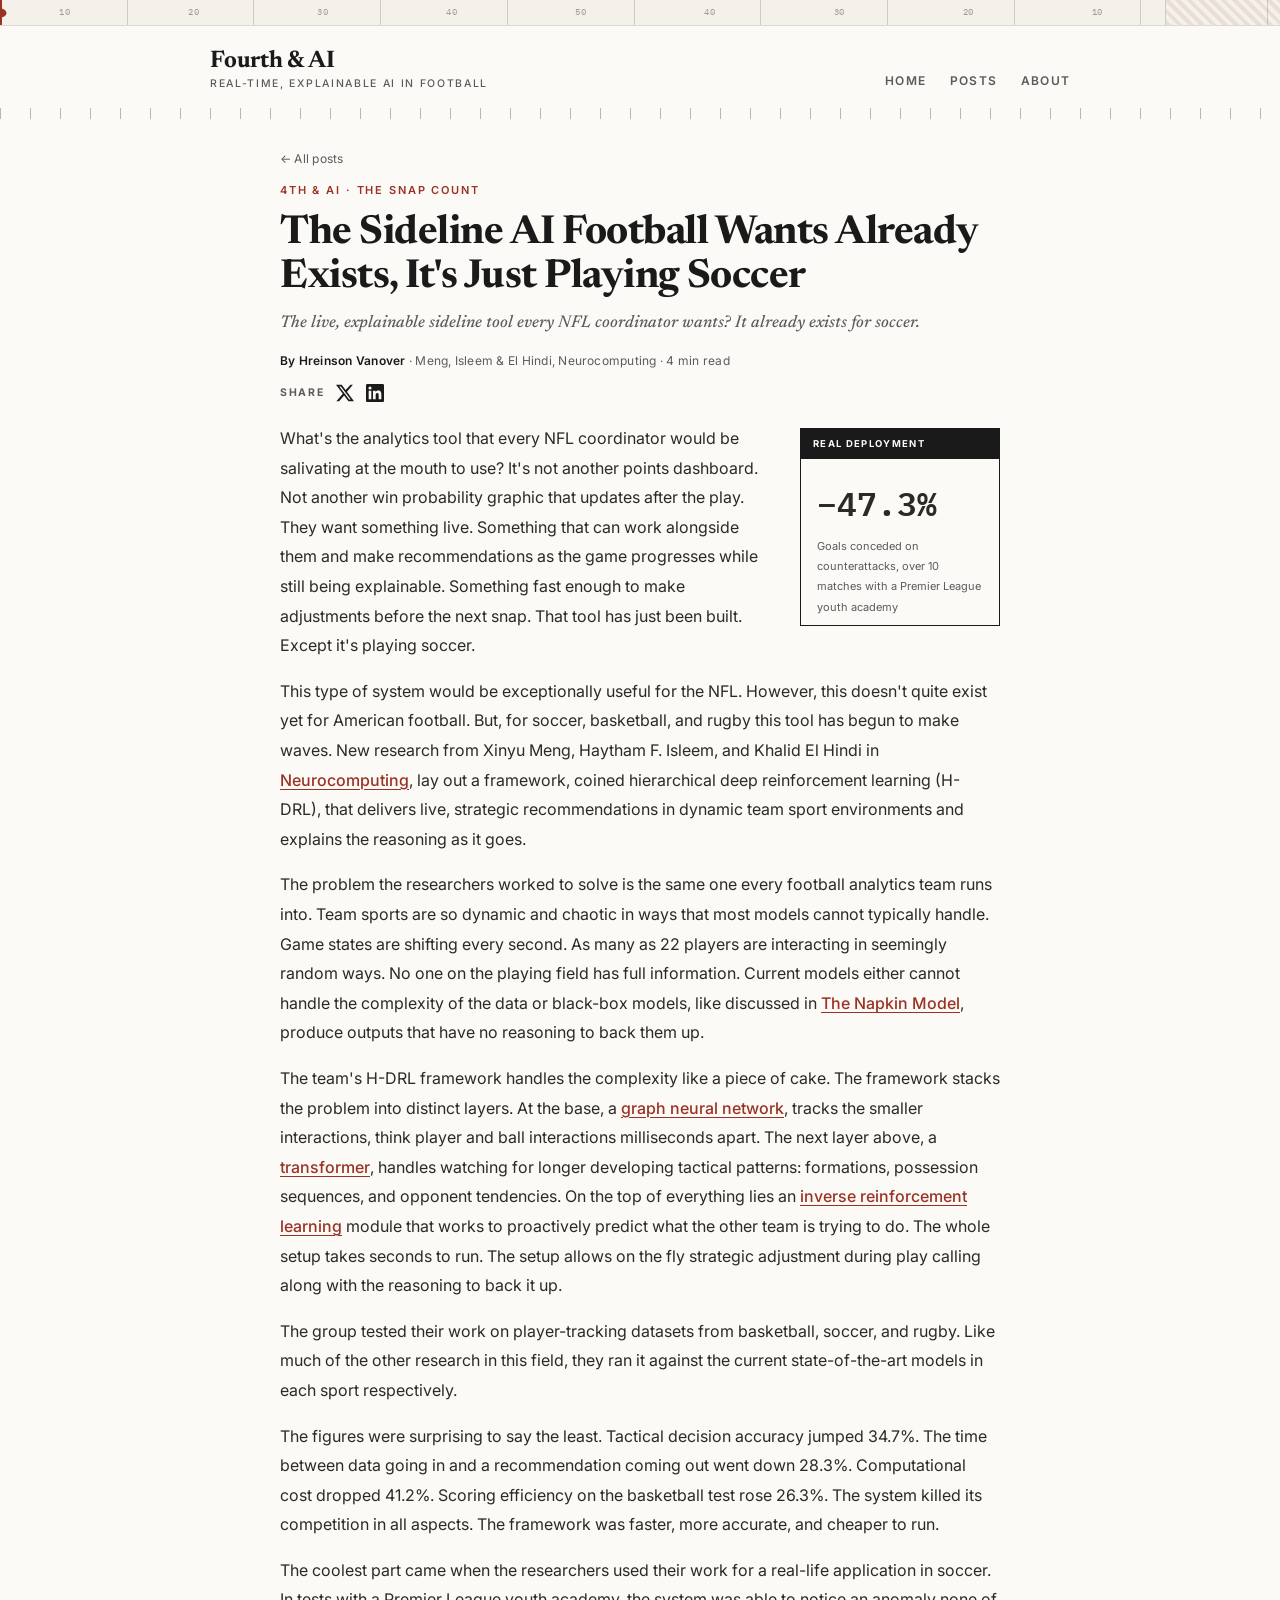
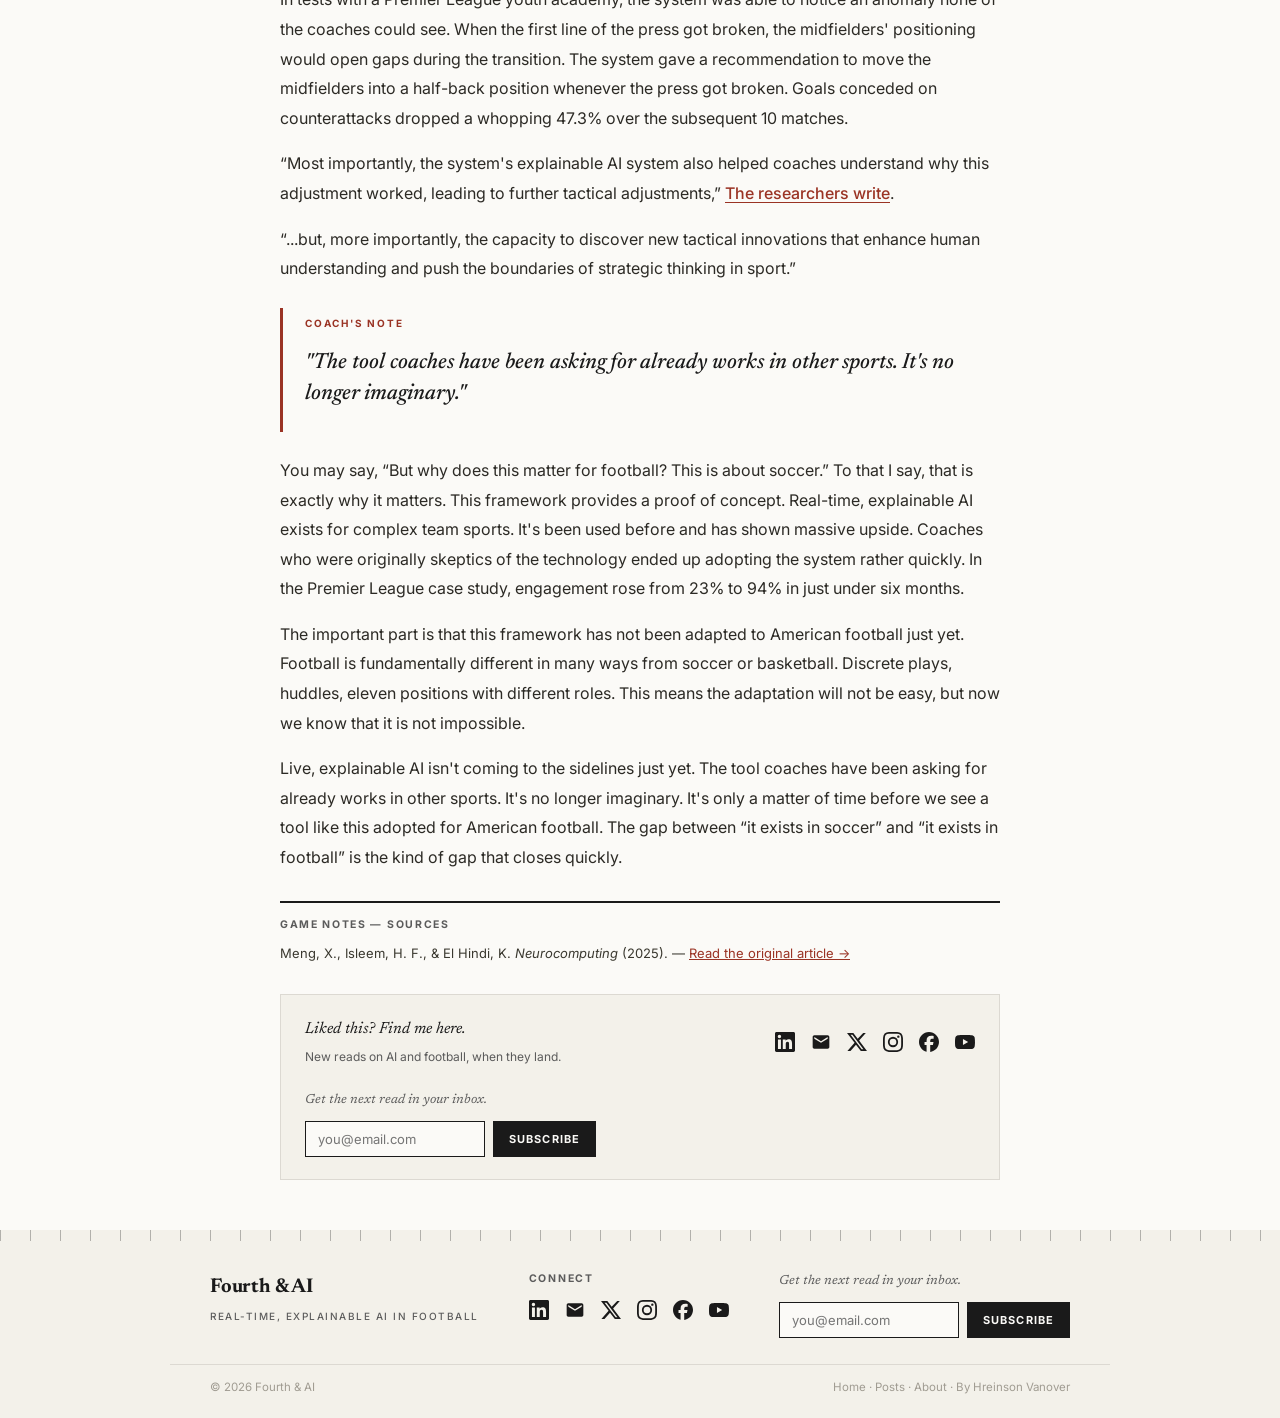
<file: posts/play-prediction.html>
<!DOCTYPE html>
<html lang="en">
<head>
  <meta charset="UTF-8">
  <meta name="viewport" content="width=device-width, initial-scale=1">
  <title>The Sideline AI Football Wants Already Exists, It's Just Playing Soccer — Fourth &amp; AI</title>
  <meta name="description" content="A live, explainable AI that recommends tactics mid-game already exists in soccer, basketball, and rugby — and what it means for football.">

  <link rel="preconnect" href="https://fonts.googleapis.com">
  <link rel="preconnect" href="https://fonts.gstatic.com" crossorigin>
  <link rel="stylesheet" href="https://fonts.googleapis.com/css2?family=Newsreader:ital,opsz,wght@0,6..72,500;0,6..72,600;0,6..72,700;1,6..72,500;1,6..72,600&family=Inter:wght@400;500;600;700&family=IBM+Plex+Mono:wght@500;600&display=swap">
  <link rel="stylesheet" href="../assets/css/styles.css">
</head>
<body>
  <a class="skip-link" href="#main">Skip to content</a>

  <!-- Field scroll-progress bar (decorative) -->
  <div class="field-progress" data-progress aria-hidden="true">
    <div class="field-progress__fill"></div>
    <div class="field-progress__ball"></div>
    <div class="field-progress__endzone"></div>
    <div class="field-progress__nums">
      <span>10</span><span>20</span><span>30</span><span>40</span><span>50</span><span>40</span><span>30</span><span>20</span><span>10</span><span></span>
    </div>
  </div>

  <header class="site-header">
    <div class="container">
      <nav class="nav" aria-label="Primary">
        <a class="brand" href="../index.html">
          Fourth&nbsp;&amp;&nbsp;AI
          <small>Real-time, explainable AI in football</small>
        </a>
        <ul class="nav-links">
          <li><a href="../index.html">Home</a></li>
          <li><a href="../posts.html">Posts</a></li>
          <li><a href="../about.html">About</a></li>
        </ul>
      </nav>
    </div>
  </header>
  <div class="yard-line" aria-hidden="true"></div>

  <main class="site-main" id="main">
    <article class="container container--read article">
      <p class="back-link"><a href="../posts.html">← All posts</a></p>
      <p class="kicker">4th &amp; AI · The Snap Count</p>
      <h1 class="headline">The Sideline AI Football Wants Already Exists, It's Just Playing Soccer</h1>
      <p class="dek">The live, explainable sideline tool every NFL coordinator wants? It already exists for soccer.</p>
      <p class="byline">
        <b>By Hreinson Vanover</b> ·
        Meng, Isleem &amp; El Hindi, Neurocomputing · 4 min read
      </p>

      <div class="share">
        <span class="share__label">Share</span>
        <div class="share__icons">
          <a data-share="x" href="#" target="_blank" rel="noopener" aria-label="Share on X"><svg viewBox="0 0 24 24"><path d="M18.901 1.153h3.68l-8.04 9.19L24 22.846h-7.406l-5.8-7.584-6.638 7.584H.474l8.6-9.83L0 1.154h7.594l5.243 6.932 6.591-6.933zm-1.291 19.494h2.039L6.486 3.24H4.298z"/></svg></a>
          <a data-share="linkedin" href="#" target="_blank" rel="noopener" aria-label="Share on LinkedIn"><svg viewBox="0 0 24 24"><path d="M20.447 20.452h-3.554v-5.569c0-1.328-.027-3.037-1.852-3.037-1.853 0-2.136 1.445-2.136 2.939v5.667H9.351V9h3.414v1.561h.046c.477-.9 1.637-1.85 3.37-1.85 3.601 0 4.267 2.37 4.267 5.455v6.286zM5.337 7.433a2.062 2.062 0 0 1-2.063-2.065 2.064 2.064 0 1 1 2.063 2.065zm1.782 13.019H3.555V9h3.564v11.452zM22.225 0H1.771C.792 0 0 .774 0 1.729v20.542C0 23.227.792 24 1.771 24h20.451C23.2 24 24 23.227 24 22.271V1.729C24 .774 23.2 0 22.222 0h.003z"/></svg></a>
        </div>
      </div>

      <div class="prose">
        <aside class="stat-card stat-card--float" aria-label="Key statistic">
          <div class="stat-card__tag">Real deployment</div>
          <div class="stat-card__num">−47.3%</div>
          <div class="stat-card__label">Goals conceded on counterattacks, over 10 matches with a Premier League youth academy</div>
        </aside>

        <p>What's the analytics tool that every NFL coordinator would be salivating at the mouth to use? It's not another points dashboard. Not another win probability graphic that updates after the play. They want something live. Something that can work alongside them and make recommendations as the game progresses while still being explainable. Something fast enough to make adjustments before the next snap. That tool has just been built. Except it's playing soccer.</p>

        <p>This type of system would be exceptionally useful for the NFL. However, this doesn't quite exist yet for American football. But, for soccer, basketball, and rugby this tool has begun to make waves. New research from Xinyu Meng, Haytham F. Isleem, and Khalid El Hindi in <a href="https://www.sciencedirect.com/science/article/abs/pii/S092523122502942X" target="_blank" rel="noopener">Neurocomputing</a>, lay out a framework, coined hierarchical deep reinforcement learning (H-DRL), that delivers live, strategic recommendations in dynamic team sport environments and explains the reasoning as it goes.</p>

        <p>The problem the researchers worked to solve is the same one every football analytics team runs into. Team sports are so dynamic and chaotic in ways that most models cannot typically handle. Game states are shifting every second. As many as 22 players are interacting in seemingly random ways. No one on the playing field has full information. Current models either cannot handle the complexity of the data or black-box models, like discussed in <a href="explainable-ai.html">The Napkin Model</a>, produce outputs that have no reasoning to back them up.</p>

        <p>The team's H-DRL framework handles the complexity like a piece of cake. The framework stacks the problem into distinct layers. At the base, a <a href="https://www.ibm.com/think/topics/graph-neural-network" target="_blank" rel="noopener">graph neural network</a>, tracks the smaller interactions, think player and ball interactions milliseconds apart. The next layer above, a <a href="https://www.geeksforgeeks.org/machine-learning/getting-started-with-transformers/" target="_blank" rel="noopener">transformer</a>, handles watching for longer developing tactical patterns: formations, possession sequences, and opponent tendencies. On the top of everything lies an <a href="https://www.geeksforgeeks.org/deep-learning/inverse-reinforcement-learning/" target="_blank" rel="noopener">inverse reinforcement learning</a> module that works to proactively predict what the other team is trying to do. The whole setup takes seconds to run. The setup allows on the fly strategic adjustment during play calling along with the reasoning to back it up.</p>

        <p>The group tested their work on player-tracking datasets from basketball, soccer, and rugby. Like much of the other research in this field, they ran it against the current state-of-the-art models in each sport respectively.</p>

        <p>The figures were surprising to say the least. Tactical decision accuracy jumped 34.7%. The time between data going in and a recommendation coming out went down 28.3%. Computational cost dropped 41.2%. Scoring efficiency on the basketball test rose 26.3%. The system killed its competition in all aspects. The framework was faster, more accurate, and cheaper to run.</p>

        <p>The coolest part came when the researchers used their work for a real-life application in soccer. In tests with a Premier League youth academy, the system was able to notice an anomaly none of the coaches could see. When the first line of the press got broken, the midfielders' positioning would open gaps during the transition. The system gave a recommendation to move the midfielders into a half-back position whenever the press got broken. Goals conceded on counterattacks dropped a whopping 47.3% over the subsequent 10 matches.</p>

        <p>“Most importantly, the system's explainable AI system also helped coaches understand why this adjustment worked, leading to further tactical adjustments,” <a href="https://www.sciencedirect.com/science/article/abs/pii/S092523122502942X" target="_blank" rel="noopener">The researchers write</a>.</p>

        <p>“...but, more importantly, the capacity to discover new tactical innovations that enhance human understanding and push the boundaries of strategic thinking in sport.”</p>

        <div class="coach-note">
          <p class="coach-note__label">Coach's Note</p>
          <p class="coach-note__quote">"The tool coaches have been asking for already works in other sports. It's no longer imaginary."</p>
        </div>

        <p>You may say, “But why does this matter for football? This is about soccer.” To that I say, that is exactly why it matters. This framework provides a proof of concept. Real-time, explainable AI exists for complex team sports. It's been used before and has shown massive upside. Coaches who were originally skeptics of the technology ended up adopting the system rather quickly. In the Premier League case study, engagement rose from 23% to 94% in just under six months.</p>

        <p>The important part is that this framework has not been adapted to American football just yet. Football is fundamentally different in many ways from soccer or basketball. Discrete plays, huddles, eleven positions with different roles. This means the adaptation will not be easy, but now we know that it is not impossible.</p>

        <p>Live, explainable AI isn't coming to the sidelines just yet. The tool coaches have been asking for already works in other sports. It's no longer imaginary. It's only a matter of time before we see a tool like this adopted for American football. The gap between “it exists in soccer” and “it exists in football” is the kind of gap that closes quickly.</p>
      </div>

      <!-- Game Notes — Sources -->
      <section class="sources" aria-label="Sources">
        <p class="sources__label">Game Notes — Sources</p>
        <p class="sources__item">
          <!-- optional: exact paper title -->
          Meng, X., Isleem, H. F., &amp; El Hindi, K.
          <cite>Neurocomputing</cite> (2025). —
          <a href="https://www.sciencedirect.com/science/article/abs/pii/S092523122502942X" target="_blank" rel="noopener">Read the original article →</a>
        </p>
      </section>

      <aside class="post-signoff" aria-label="Stay connected">
        <div>
          <p class="post-signoff__lead">Liked this? Find me here.</p>
          <p class="post-signoff__sub">New reads on AI and football, when they land.</p>
        </div>
        <div class="connect">
          <div class="connect__icons">
            <a class="connect__icon" href="https://www.linkedin.com/in/hreinsonvanover/" target="_blank" rel="noopener" aria-label="LinkedIn"><svg viewBox="0 0 24 24"><path d="M20.447 20.452h-3.554v-5.569c0-1.328-.027-3.037-1.852-3.037-1.853 0-2.136 1.445-2.136 2.939v5.667H9.351V9h3.414v1.561h.046c.477-.9 1.637-1.85 3.37-1.85 3.601 0 4.267 2.37 4.267 5.455v6.286zM5.337 7.433a2.062 2.062 0 0 1-2.063-2.065 2.064 2.064 0 1 1 2.063 2.065zm1.782 13.019H3.555V9h3.564v11.452zM22.225 0H1.771C.792 0 0 .774 0 1.729v20.542C0 23.227.792 24 1.771 24h20.451C23.2 24 24 23.227 24 22.271V1.729C24 .774 23.2 0 22.222 0h.003z"/></svg></a>
            <a class="connect__icon" href="mailto:hvanover@sandiego.edu" aria-label="Email"><svg viewBox="0 0 24 24"><path d="M20 4H4c-1.1 0-2 .9-2 2v12c0 1.1.9 2 2 2h16c1.1 0 2-.9 2-2V6c0-1.1-.9-2-2-2zm0 4-8 5-8-5V6l8 5 8-5v2z"/></svg></a>
            <span class="connect__icon connect__icon--dead" aria-hidden="true"><svg viewBox="0 0 24 24"><path d="M18.901 1.153h3.68l-8.04 9.19L24 22.846h-7.406l-5.8-7.584-6.638 7.584H.474l8.6-9.83L0 1.154h7.594l5.243 6.932 6.591-6.933zm-1.291 19.494h2.039L6.486 3.24H4.298z"/></svg></span>
            <span class="connect__icon connect__icon--dead" aria-hidden="true"><svg viewBox="0 0 24 24"><path d="M12 2.163c3.204 0 3.584.012 4.85.07 3.252.148 4.771 1.691 4.919 4.919.058 1.265.069 1.645.069 4.849 0 3.205-.012 3.584-.069 4.849-.149 3.225-1.664 4.771-4.919 4.919-1.266.058-1.644.07-4.85.07-3.204 0-3.584-.012-4.849-.07-3.26-.149-4.771-1.699-4.919-4.92-.058-1.265-.07-1.644-.07-4.849 0-3.204.013-3.583.07-4.849.149-3.227 1.664-4.771 4.919-4.919 1.266-.057 1.645-.069 4.849-.069zM12 0C8.741 0 8.333.014 7.053.072 2.695.272.273 2.69.073 7.052.014 8.333 0 8.741 0 12c0 3.259.014 3.668.072 4.948.2 4.358 2.618 6.78 6.98 6.98C8.333 23.986 8.741 24 12 24c3.259 0 3.668-.014 4.948-.072 4.354-.2 6.782-2.618 6.979-6.98.059-1.28.073-1.689.073-4.948 0-3.259-.014-3.667-.072-4.947-.196-4.354-2.617-6.78-6.979-6.98C15.668.014 15.259 0 12 0zm0 5.838a6.162 6.162 0 1 0 0 12.324 6.162 6.162 0 0 0 0-12.324zM12 16a4 4 0 1 1 0-8 4 4 0 0 1 0 8zm6.406-11.845a1.44 1.44 0 1 0 0 2.881 1.44 1.44 0 0 0 0-2.881z"/></svg></span>
            <span class="connect__icon connect__icon--dead" aria-hidden="true"><svg viewBox="0 0 24 24"><path d="M9.101 23.691v-7.98H6.627v-3.667h2.474v-1.58c0-4.085 1.848-5.978 5.858-5.978.401 0 .955.042 1.468.103a8.68 8.68 0 0 1 1.141.195v3.325a8.623 8.623 0 0 0-.653-.036 26.805 26.805 0 0 0-.733-.009c-.707 0-1.259.096-1.675.309a1.686 1.686 0 0 0-.679.622c-.258.42-.374.995-.374 1.752v1.297h3.919l-.386 2.103-.287 1.564h-3.246v8.245C19.396 23.238 24 18.179 24 12.044c0-6.628-5.373-12.001-12-12.001S0 5.416 0 12.044c0 5.628 3.874 10.35 9.101 11.647z"/></svg></span>
            <span class="connect__icon connect__icon--dead" aria-hidden="true"><svg viewBox="0 0 24 24"><path d="M23.498 6.186a3.016 3.016 0 0 0-2.122-2.136C19.505 3.545 12 3.545 12 3.545s-7.505 0-9.377.505A3.017 3.017 0 0 0 .502 6.186C0 8.07 0 12 0 12s0 3.93.502 5.814a3.016 3.016 0 0 0 2.122 2.136c1.871.505 9.376.505 9.376.505s7.505 0 9.377-.505a3.015 3.015 0 0 0 2.122-2.136C24 15.93 24 12 24 12s0-3.93-.502-5.814zM9.545 15.568V8.432L15.818 12l-6.273 3.568z"/></svg></span>
          </div>
        </div>
        <div class="subscribe">
          <label class="subscribe__label" for="sub-signoff">Get the next read in your inbox.</label>
          <form class="subscribe__form" onsubmit="return false">
            <input class="subscribe__input" id="sub-signoff" type="email" placeholder="you@email.com" aria-label="Email address">
            <button class="subscribe__btn" type="button">Subscribe</button>
          </form>
        </div>
      </aside>
    </article>
  </main>

  <footer class="site-footer">
    <div class="site-footer__yard" aria-hidden="true"></div>
    <div class="container site-footer__grid">
      <div class="site-footer__brand">
        <span class="site-footer__name">Fourth &amp; AI</span>
        <span class="site-footer__tag">Real-time, explainable AI in football</span>
      </div>
      <div class="connect">
        <p class="connect__label">Connect</p>
        <div class="connect__icons">
          <a class="connect__icon" href="https://www.linkedin.com/in/hreinsonvanover/" target="_blank" rel="noopener" aria-label="LinkedIn"><svg viewBox="0 0 24 24"><path d="M20.447 20.452h-3.554v-5.569c0-1.328-.027-3.037-1.852-3.037-1.853 0-2.136 1.445-2.136 2.939v5.667H9.351V9h3.414v1.561h.046c.477-.9 1.637-1.85 3.37-1.85 3.601 0 4.267 2.37 4.267 5.455v6.286zM5.337 7.433a2.062 2.062 0 0 1-2.063-2.065 2.064 2.064 0 1 1 2.063 2.065zm1.782 13.019H3.555V9h3.564v11.452zM22.225 0H1.771C.792 0 0 .774 0 1.729v20.542C0 23.227.792 24 1.771 24h20.451C23.2 24 24 23.227 24 22.271V1.729C24 .774 23.2 0 22.222 0h.003z"/></svg></a>
          <a class="connect__icon" href="mailto:hvanover@sandiego.edu" aria-label="Email"><svg viewBox="0 0 24 24"><path d="M20 4H4c-1.1 0-2 .9-2 2v12c0 1.1.9 2 2 2h16c1.1 0 2-.9 2-2V6c0-1.1-.9-2-2-2zm0 4-8 5-8-5V6l8 5 8-5v2z"/></svg></a>
          <span class="connect__icon connect__icon--dead" aria-hidden="true"><svg viewBox="0 0 24 24"><path d="M18.901 1.153h3.68l-8.04 9.19L24 22.846h-7.406l-5.8-7.584-6.638 7.584H.474l8.6-9.83L0 1.154h7.594l5.243 6.932 6.591-6.933zm-1.291 19.494h2.039L6.486 3.24H4.298z"/></svg></span>
          <span class="connect__icon connect__icon--dead" aria-hidden="true"><svg viewBox="0 0 24 24"><path d="M12 2.163c3.204 0 3.584.012 4.85.07 3.252.148 4.771 1.691 4.919 4.919.058 1.265.069 1.645.069 4.849 0 3.205-.012 3.584-.069 4.849-.149 3.225-1.664 4.771-4.919 4.919-1.266.058-1.644.07-4.85.07-3.204 0-3.584-.012-4.849-.07-3.26-.149-4.771-1.699-4.919-4.92-.058-1.265-.07-1.644-.07-4.849 0-3.204.013-3.583.07-4.849.149-3.227 1.664-4.771 4.919-4.919 1.266-.057 1.645-.069 4.849-.069zM12 0C8.741 0 8.333.014 7.053.072 2.695.272.273 2.69.073 7.052.014 8.333 0 8.741 0 12c0 3.259.014 3.668.072 4.948.2 4.358 2.618 6.78 6.98 6.98C8.333 23.986 8.741 24 12 24c3.259 0 3.668-.014 4.948-.072 4.354-.2 6.782-2.618 6.979-6.98.059-1.28.073-1.689.073-4.948 0-3.259-.014-3.667-.072-4.947-.196-4.354-2.617-6.78-6.979-6.98C15.668.014 15.259 0 12 0zm0 5.838a6.162 6.162 0 1 0 0 12.324 6.162 6.162 0 0 0 0-12.324zM12 16a4 4 0 1 1 0-8 4 4 0 0 1 0 8zm6.406-11.845a1.44 1.44 0 1 0 0 2.881 1.44 1.44 0 0 0 0-2.881z"/></svg></span>
          <span class="connect__icon connect__icon--dead" aria-hidden="true"><svg viewBox="0 0 24 24"><path d="M9.101 23.691v-7.98H6.627v-3.667h2.474v-1.58c0-4.085 1.848-5.978 5.858-5.978.401 0 .955.042 1.468.103a8.68 8.68 0 0 1 1.141.195v3.325a8.623 8.623 0 0 0-.653-.036 26.805 26.805 0 0 0-.733-.009c-.707 0-1.259.096-1.675.309a1.686 1.686 0 0 0-.679.622c-.258.42-.374.995-.374 1.752v1.297h3.919l-.386 2.103-.287 1.564h-3.246v8.245C19.396 23.238 24 18.179 24 12.044c0-6.628-5.373-12.001-12-12.001S0 5.416 0 12.044c0 5.628 3.874 10.35 9.101 11.647z"/></svg></span>
          <span class="connect__icon connect__icon--dead" aria-hidden="true"><svg viewBox="0 0 24 24"><path d="M23.498 6.186a3.016 3.016 0 0 0-2.122-2.136C19.505 3.545 12 3.545 12 3.545s-7.505 0-9.377.505A3.017 3.017 0 0 0 .502 6.186C0 8.07 0 12 0 12s0 3.93.502 5.814a3.016 3.016 0 0 0 2.122 2.136c1.871.505 9.376.505 9.376.505s7.505 0 9.377-.505a3.015 3.015 0 0 0 2.122-2.136C24 15.93 24 12 24 12s0-3.93-.502-5.814zM9.545 15.568V8.432L15.818 12l-6.273 3.568z"/></svg></span>
        </div>
      </div>
      <div class="subscribe">
        <label class="subscribe__label" for="sub-footer">Get the next read in your inbox.</label>
        <form class="subscribe__form" onsubmit="return false">
          <input class="subscribe__input" id="sub-footer" type="email" placeholder="you@email.com" aria-label="Email address">
          <button class="subscribe__btn" type="button">Subscribe</button>
        </form>
      </div>
    </div>
    <div class="container site-footer__base">
      <span>© 2026 Fourth &amp; AI</span>
      <span class="site-footer__nav">
        <a href="../index.html">Home</a> · <a href="../posts.html">Posts</a> · <a href="../about.html">About</a> · By Hreinson Vanover
      </span>
    </div>
  </footer>

  <button class="back-to-top" data-back-to-top type="button" aria-label="Back to top">
    <svg viewBox="0 0 24 24" aria-hidden="true"><path d="M7 14l5-5 5 5"/></svg>
  </button>

  <script src="../assets/js/progress.js" defer></script>
</body>
</html>
</file>
<file: assets/css/styles.css>
/* ============================================================================
   Fourth & AI — Press Box design system
   One stylesheet. Sections: Tokens · Base · A11y · Layout · Header ·
   Progress bar · Editorial primitives · Homepage · Post page · Footer ·
   Responsive. Do not hardcode colors/fonts outside the token block.
   ========================================================================= */

/* ---------- Tokens ------------------------------------------------------- */
:root {
  /* Palette */
  --paper:  #FBFAF7;
  --ink:    #1A1A1A;
  --body:   #2c2a25;
  --muted:  #5b5b5b;
  --faint:  #a09c92;
  --rule:   #dcd9d2;
  --panel:  #f3f1ea;
  --accent: #9a3324;

  /* Type */
  --serif: "Newsreader", Georgia, "Times New Roman", serif;
  --sans:  "Inter", -apple-system, BlinkMacSystemFont, "Segoe UI", sans-serif;
  --mono:  "IBM Plex Mono", ui-monospace, "SF Mono", Menlo, monospace;

  /* Rhythm */
  --gutter: clamp(20px, 5vw, 40px);
  --maxw-wide: 940px;   /* homepage / chrome    */
  --maxw-read: 720px;   /* article reading width */

  --t-fast: .15s ease;
}

/* ---------- Base / reset ------------------------------------------------- */
*, *::before, *::after { box-sizing: border-box; }

html { -webkit-text-size-adjust: 100%; }

body {
  margin: 0;
  min-height: 100vh;
  min-height: 100dvh;
  display: flex;
  flex-direction: column;
  background: var(--paper);
  color: var(--ink);
  font-family: var(--sans);
  font-size: 16px;
  line-height: 1.6;
  -webkit-font-smoothing: antialiased;
  text-rendering: optimizeLegibility;
}

img { max-width: 100%; height: auto; display: block; }

a { color: var(--accent); }

h1, h2, h3 { margin: 0; font-weight: 700; }

/* ---------- Accessibility ----------------------------------------------- */
.skip-link {
  position: absolute;
  left: -9999px;
  top: 0;
  background: var(--ink);
  color: var(--paper);
  padding: 10px 16px;
  z-index: 100;
  font-family: var(--sans);
  font-size: 13px;
}
.skip-link:focus { left: 8px; top: 8px; }

:focus-visible {
  outline: 2px solid var(--accent);
  outline-offset: 2px;
  border-radius: 2px;
}

@media (prefers-reduced-motion: reduce) {
  *, *::before, *::after {
    animation-duration: .001ms !important;
    transition-duration: .001ms !important;
    scroll-behavior: auto !important;
  }
}

/* ---------- Layout ------------------------------------------------------- */
.container {
  width: 100%;
  max-width: var(--maxw-wide);
  margin: 0 auto;
  padding-left: var(--gutter);
  padding-right: var(--gutter);
}
.container--read { max-width: var(--maxw-read); }

.site-main { display: block; flex: 1 0 auto; }

/* ---------- Header / nav ------------------------------------------------- */
.site-header { padding-top: 22px; }

.nav {
  display: flex;
  justify-content: space-between;
  align-items: flex-end;
  gap: 20px;
  padding-bottom: 18px;
}

.brand {
  font-family: var(--serif);
  font-weight: 700;
  font-size: clamp(20px, 3.4vw, 24px);
  letter-spacing: -.01em;
  color: var(--ink);
  text-decoration: none;
  line-height: 1.1;
}
.brand small {
  display: block;
  font-family: var(--sans);
  font-weight: 500;
  font-size: 10.5px;
  letter-spacing: .16em;
  text-transform: uppercase;
  color: var(--muted);
  margin-top: 4px;
}

.nav-links {
  display: flex;
  gap: 24px;
  margin: 0;
  padding: 0;
  list-style: none;
  font-size: 12px;
  font-weight: 600;
  letter-spacing: .1em;
  text-transform: uppercase;
}
.nav-links a {
  color: var(--muted);
  text-decoration: none;
  padding-bottom: 3px;
  transition: color var(--t-fast);
}
.nav-links a:hover { color: var(--ink); }
.nav-links a[aria-current="page"] {
  color: var(--ink);
  border-bottom: 2px solid var(--accent);
}

/* Yard-line hairline divider */
.yard-line {
  height: 11px;
  background: repeating-linear-gradient(90deg, var(--ink) 0 1px, transparent 1px 30px);
  opacity: .30;
}

/* ---------- Field scroll-progress bar ------------------------------------ */
.field-progress {
  position: sticky;
  top: 0;
  z-index: 50;
  height: 26px;
  background: var(--panel);
  border-bottom: 1px solid var(--rule);
  background-image: repeating-linear-gradient(90deg, #cfcbc0 0 1px, transparent 1px 9.9%);
  overflow: hidden;
}
.field-progress__fill {
  position: absolute;
  inset: 0 auto 0 0;
  width: 0;
  background: linear-gradient(90deg, #9a332422, #9a332433);
  border-right: 2px solid var(--accent);
}
.field-progress__ball {
  position: absolute;
  top: 50%;
  left: 0;
  transform: translate(-50%, -50%);
  width: 13px;
  height: 9px;
  background: var(--accent);
  border-radius: 50%;
}
.field-progress__endzone {
  position: absolute;
  inset: 0 0 0 auto;
  width: 9%;
  background: repeating-linear-gradient(45deg, #9a33241a 0 4px, transparent 4px 8px);
  border-left: 1px solid #cfcbc0;
}
.field-progress__nums {
  position: absolute;
  inset: 0;
  display: flex;
  justify-content: space-around;
  align-items: center;
  font-family: var(--mono);
  font-size: 9px;
  color: var(--faint);
  letter-spacing: .05em;
  pointer-events: none;
}

/* ---------- Editorial primitives ---------------------------------------- */
.kicker {
  font-family: var(--sans);
  font-size: 11px;
  font-weight: 600;
  letter-spacing: .17em;
  text-transform: uppercase;
  color: var(--accent);
  margin: 0;
}

.headline {
  font-family: var(--serif);
  font-weight: 700;
  font-size: clamp(28px, 6vw, 40px);
  line-height: 1.1;
  letter-spacing: -.012em;
  color: var(--ink);
  margin: 12px 0 10px;
}
.headline a { color: inherit; text-decoration: none; }
.headline a:hover { color: var(--accent); }

.dek {
  font-family: var(--serif);
  font-style: italic;
  font-weight: 500;
  font-size: clamp(15px, 2.4vw, 17px);
  color: var(--muted);
  margin: 0;
}

.byline {
  font-family: var(--sans);
  font-size: 12px;
  color: var(--muted);
  letter-spacing: .02em;
  margin-top: 14px;
}
.byline b { color: var(--ink); font-weight: 600; }

/* Stat-card callout — shared shell */
.stat-card {
  border: 1px solid var(--ink);
  background: var(--paper);
  flex: 0 0 auto;
}
.stat-card__tag {
  background: var(--ink);
  color: var(--paper);
  font-family: var(--sans);
  font-size: 9.5px;
  font-weight: 700;
  letter-spacing: .14em;
  text-transform: uppercase;
  padding: 6px 12px;
}
.stat-card__num {
  font-family: var(--mono);
  font-weight: 600;
  font-size: 33px;
  padding: 14px 16px 2px;
}
.stat-card__label {
  font-family: var(--sans);
  font-size: 11px;
  color: var(--muted);
  padding: 0 16px 8px;
}
.stat-card__src {
  font-family: var(--serif);
  font-style: italic;
  font-size: 9.5px;
  color: var(--faint);
  padding: 0 16px 13px;
}

/* ---------- Homepage ----------------------------------------------------- */
.hero { padding: 34px 0 26px; }
.hero__row {
  display: flex;
  gap: 34px;
  align-items: flex-start;
  margin-top: 18px;
}
.hero__copy {
  flex: 1;
  font-family: var(--sans);
  font-size: 14.5px;
  line-height: 1.75;
  color: var(--body);
}
.read-link {
  display: inline-block;
  margin-top: 12px;
  font-family: var(--sans);
  font-size: 12px;
  font-weight: 700;
  letter-spacing: .1em;
  text-transform: uppercase;
  color: var(--accent);
  text-decoration: none;
}
.read-link:hover { text-decoration: underline; text-underline-offset: 3px; }
.hero .stat-card { width: 200px; }

.second-story {
  border-top: 1px solid var(--rule);
  margin-top: 8px;
  padding: 22px 0 30px;
  display: flex;
  gap: 30px;
  align-items: baseline;
}
.second-story__no {
  font-family: var(--mono);
  font-size: 12px;
  font-weight: 600;
  color: var(--accent);
  padding-top: 4px;
  white-space: nowrap;
}
.second-story__title {
  font-family: var(--serif);
  font-weight: 600;
  font-size: clamp(20px, 3.6vw, 25px);
  margin: 6px 0;
}
.second-story__title a { color: inherit; text-decoration: none; }
.second-story__title a:hover { color: var(--accent); }
.second-story p {
  font-family: var(--sans);
  font-size: 14px;
  color: var(--muted);
  margin: 0;
  line-height: 1.6;
  max-width: 60ch;
}

/* About block folded into the homepage footer */
.site-footer__about {
  padding-top: 26px;
  padding-bottom: 22px;
  border-bottom: 1px solid var(--rule);
}
.site-footer__about p {
  font-family: var(--serif);
  font-size: 15px;
  color: #3a382f;
  margin: 0;
  max-width: 62ch;
  line-height: 1.6;
}
.site-footer__about p.site-footer__about-label {
  font-family: var(--sans);
  font-size: 10.5px;
  font-weight: 700;
  letter-spacing: .15em;
  text-transform: uppercase;
  color: var(--muted);
  margin: 0 0 7px;
  max-width: none;
}
.site-footer__about a { color: var(--accent); }

/* "← All posts" back-link on article pages */
.back-link {
  font-family: var(--sans);
  font-size: 12px;
  margin: 0 0 14px;
}
.back-link a {
  color: var(--muted);
  text-decoration: none;
  letter-spacing: .02em;
}
.back-link a:hover { color: var(--accent); }

/* ---------- Post page ---------------------------------------------------- */
.article { padding: 30px 0 10px; }

.prose {
  font-family: var(--sans);
  font-size: 16px;
  line-height: 1.85;
  color: var(--body);
  margin-top: 22px;
}
.prose p { margin: 0 0 16px; }
.prose a {
  color: var(--accent);
  text-decoration: underline;
  text-underline-offset: 3px;
  text-decoration-thickness: 1px;
  font-weight: 500;
}
.prose h2 {
  font-family: var(--serif);
  font-weight: 600;
  font-size: 24px;
  margin: 30px 0 10px;
}

/* In-article floated stat card */
.stat-card--float {
  float: right;
  width: 200px;
  margin: 4px 0 18px 28px;
}

/* Coach's-note pull quote */
.coach-note {
  clear: both;
  border-left: 3px solid var(--accent);
  margin: 24px 0;
  padding: 6px 0 6px 22px;
}
.coach-note__label {
  font-family: var(--sans);
  font-size: 10px;
  font-weight: 700;
  letter-spacing: .18em;
  text-transform: uppercase;
  color: var(--accent);
  margin: 0 0 7px;
}
.coach-note__quote {
  font-family: var(--serif);
  font-style: italic;
  font-weight: 500;
  font-size: clamp(19px, 3.4vw, 22px);
  line-height: 1.4;
  color: var(--ink);
  margin: 0;
}

/* Game Notes — Sources box */
.sources {
  clear: both;
  border-top: 2px solid var(--ink);
  margin-top: 28px;
  padding-top: 14px;
}
.sources__label {
  font-family: var(--sans);
  font-size: 10.5px;
  font-weight: 700;
  letter-spacing: .16em;
  text-transform: uppercase;
  color: var(--muted);
  margin: 0 0 10px;
}
.sources__item {
  font-family: var(--sans);
  font-size: 13px;
  color: #3a382f;
  line-height: 1.6;
  margin: 0 0 8px;
}
.sources__item cite { font-style: italic; }
.sources__item a { color: var(--accent); }

/* ---------- Footer / Connect / Subscribe -------------------------------- */
.site-footer {
  margin-top: 40px;
  background: var(--panel);
  flex-shrink: 0;
}
.site-footer__yard {
  height: 11px;
  background: repeating-linear-gradient(90deg, var(--ink) 0 1px, transparent 1px 30px);
  opacity: .30;
}
.site-footer__grid {
  display: flex;
  justify-content: space-between;
  gap: 40px;
  flex-wrap: wrap;
  padding-top: 30px;
  padding-bottom: 26px;
  font-family: var(--sans);
}
.site-footer__name {
  display: block;
  font-family: var(--serif);
  font-weight: 700;
  font-size: 20px;
  letter-spacing: -.01em;
  color: var(--ink);
}
.site-footer__tag {
  display: block;
  margin-top: 5px;
  font-size: 10px;
  font-weight: 500;
  letter-spacing: .15em;
  text-transform: uppercase;
  color: var(--muted);
}

/* Connect — shared icon row (footer + post sign-off) */
.connect__label {
  margin: 0 0 12px;
  font-size: 10.5px;
  font-weight: 700;
  letter-spacing: .16em;
  text-transform: uppercase;
  color: var(--muted);
}
.connect__icons { display: flex; gap: 16px; }
.connect__icon {
  display: inline-flex;
  width: 20px;
  height: 20px;
  color: var(--ink);
}
.connect__icon svg {
  width: 100%;
  height: 100%;
  fill: currentColor;
}
a.connect__icon { transition: color var(--t-fast), transform var(--t-fast); }
a.connect__icon:hover { color: var(--accent); transform: translateY(-2px); }
.connect__icon--dead { cursor: default; }

/* Subscribe — decorative only (inert by design) */
.subscribe__label {
  display: block;
  margin-bottom: 10px;
  font-family: var(--serif);
  font-style: italic;
  font-size: 13px;
  color: var(--muted);
}
.subscribe__form { display: flex; gap: 8px; flex-wrap: wrap; }
.subscribe__input {
  width: 180px;
  max-width: 100%;
  padding: 9px 12px;
  font-family: var(--sans);
  font-size: 13px;
  color: var(--ink);
  background: var(--paper);
  border: 1px solid var(--ink);
  border-radius: 0;
  outline: none;
}
.subscribe__btn {
  padding: 9px 16px;
  font-family: var(--sans);
  font-size: 11px;
  font-weight: 700;
  letter-spacing: .1em;
  text-transform: uppercase;
  color: var(--paper);
  background: var(--ink);
  border: 0;
  cursor: pointer;
  transition: background var(--t-fast);
}
.subscribe__btn:hover { background: var(--accent); }

/* Footer base row */
.site-footer__base {
  display: flex;
  justify-content: space-between;
  gap: 10px 16px;
  flex-wrap: wrap;
  padding-top: 13px;
  padding-bottom: 22px;
  border-top: 1px solid var(--rule);
  font-family: var(--sans);
  font-size: 11.5px;
  color: var(--faint);
}
.site-footer__base a { color: var(--faint); text-decoration: none; }
.site-footer__base a:hover { color: var(--accent); }

/* ---------- Post engagement: sign-off · share · back-to-top ------------- */
.post-signoff {
  clear: both;
  margin-top: 30px;
  padding: 22px 24px;
  background: var(--panel);
  border: 1px solid var(--rule);
  display: flex;
  justify-content: space-between;
  align-items: center;
  gap: 24px;
  flex-wrap: wrap;
}
.post-signoff__lead {
  margin: 0 0 4px;
  font-family: var(--serif);
  font-style: italic;
  font-size: 16px;
  color: var(--ink);
}
.post-signoff__sub {
  margin: 0;
  font-family: var(--sans);
  font-size: 12px;
  color: var(--muted);
}

.share { display: flex; align-items: center; gap: 12px; margin-top: 14px; }
.share__label {
  font-family: var(--sans);
  font-size: 10.5px;
  font-weight: 700;
  letter-spacing: .16em;
  text-transform: uppercase;
  color: var(--muted);
}
.share__icons { display: flex; gap: 12px; }
.share__icons a {
  display: inline-flex;
  width: 18px;
  height: 18px;
  color: var(--ink);
  transition: color var(--t-fast), transform var(--t-fast);
}
.share__icons svg {
  width: 100%;
  height: 100%;
  fill: currentColor;
}
.share__icons a:hover { color: var(--accent); transform: translateY(-2px); }

.back-to-top {
  position: fixed;
  right: 20px;
  bottom: 20px;
  z-index: 60;
  width: 42px;
  height: 42px;
  display: flex;
  align-items: center;
  justify-content: center;
  color: var(--paper);
  background: var(--ink);
  border: 0;
  cursor: pointer;
  opacity: 0;
  pointer-events: none;
  transform: translateY(8px);
  transition: opacity .2s, transform .2s, background var(--t-fast);
}
.back-to-top.is-visible { opacity: 1; pointer-events: auto; transform: translateY(0); }
.back-to-top:hover { background: var(--accent); }
.back-to-top svg {
  width: 18px;
  height: 18px;
  stroke: currentColor;
  stroke-width: 2;
  fill: none;
  stroke-linecap: round;
  stroke-linejoin: round;
}

/* ---------- Responsive (<= 720px) --------------------------------------- */
@media (max-width: 720px) {
  .nav {
    flex-direction: column;
    align-items: flex-start;
    gap: 14px;
  }
  .nav-links { gap: 18px; flex-wrap: wrap; }

  .hero__row { flex-direction: column; gap: 22px; }
  .hero .stat-card { width: 100%; }

  .second-story { flex-direction: column; gap: 8px; }

  .stat-card--float {
    float: none;
    width: 100%;
    margin: 18px 0;
  }

  .site-footer__grid { flex-direction: column; gap: 26px; }
  .connect__icons { flex-wrap: wrap; }
  .subscribe__input { width: 100%; }
  .post-signoff { flex-direction: column; align-items: flex-start; }
  .back-to-top { right: 14px; bottom: 14px; }
}
</file>
